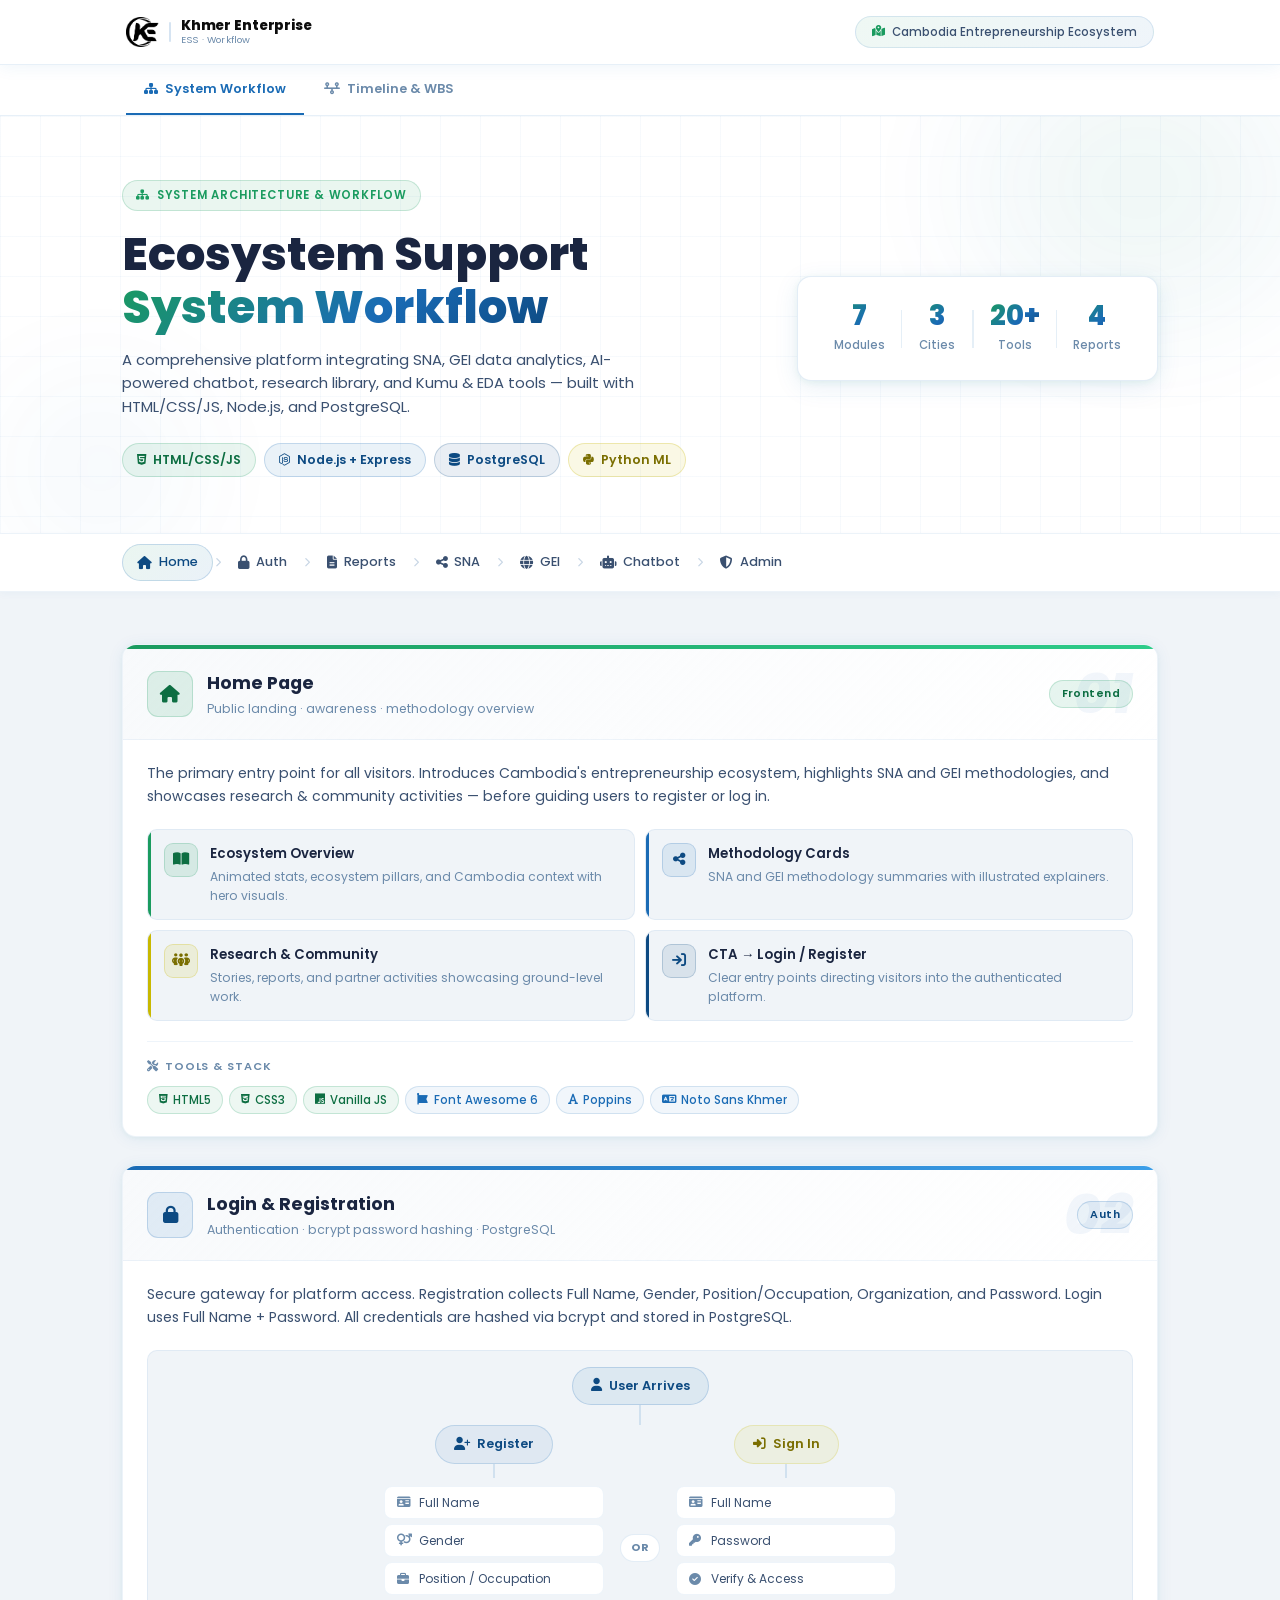
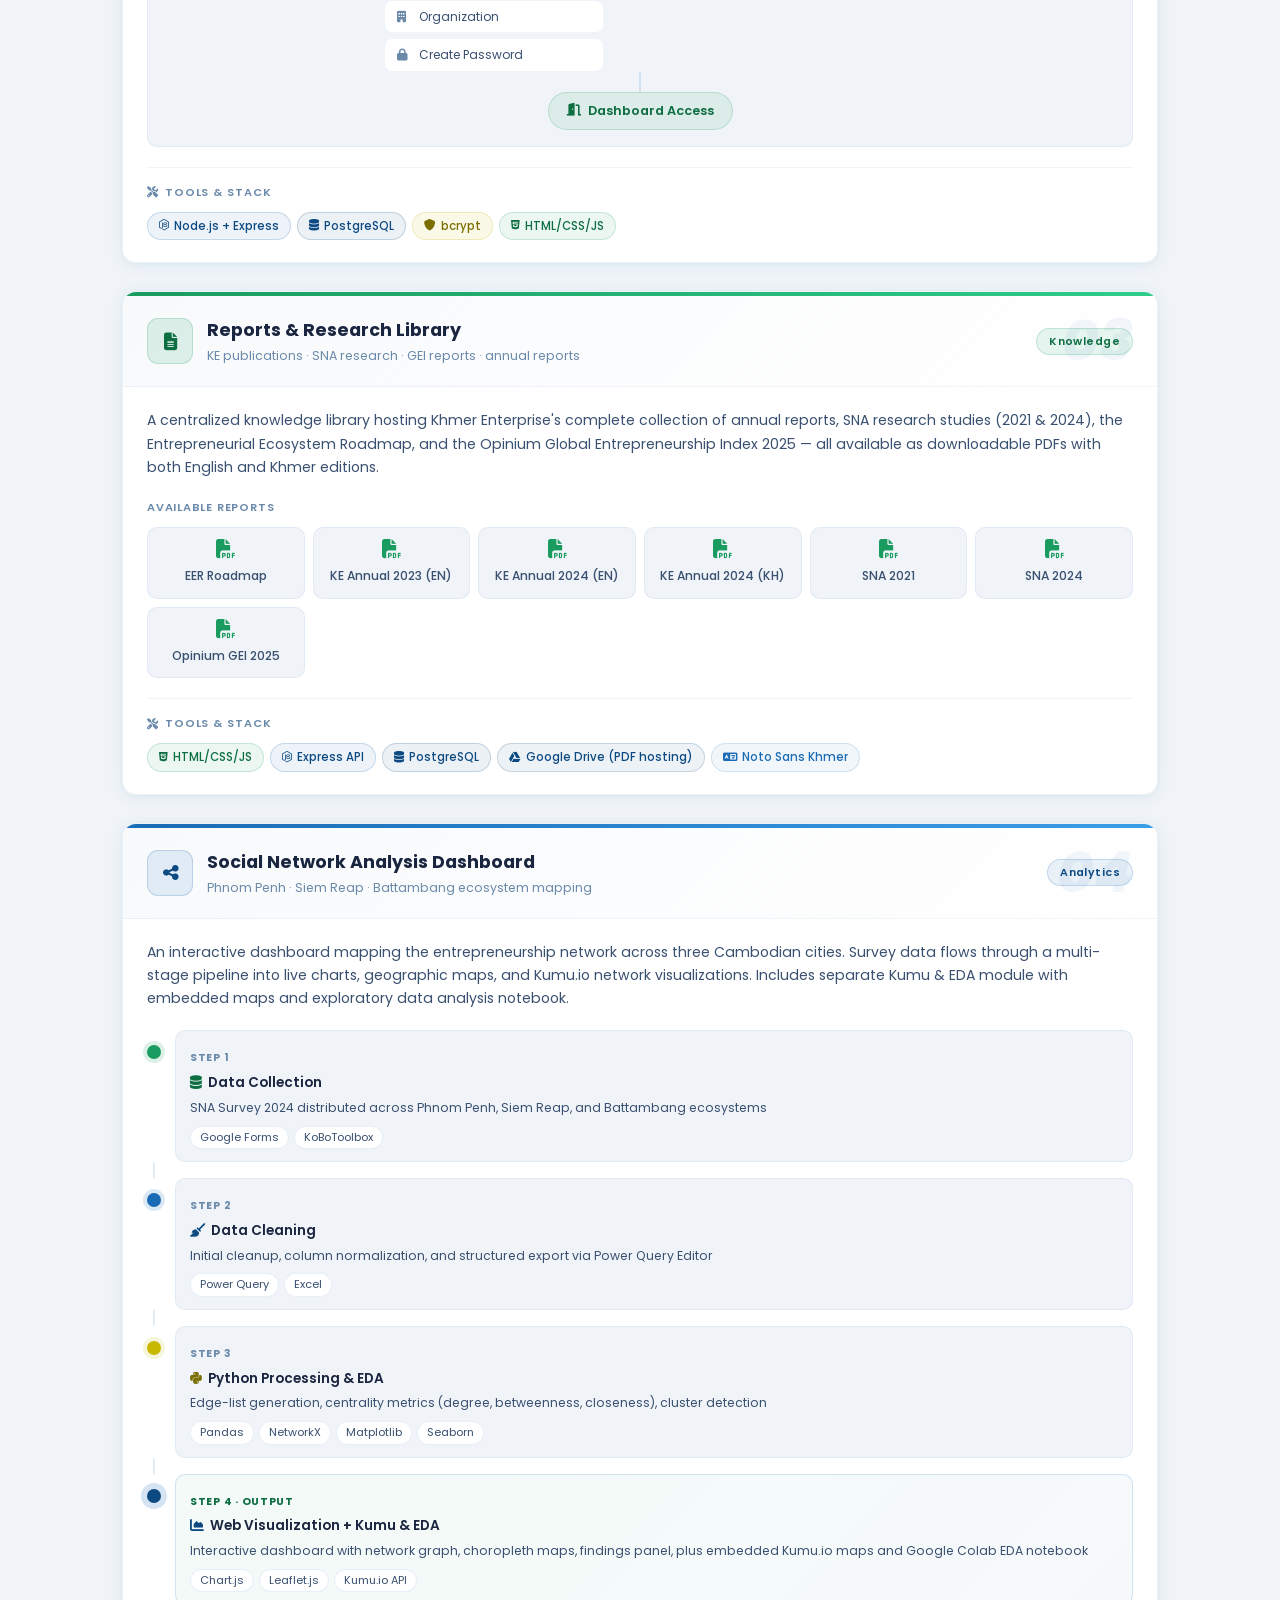
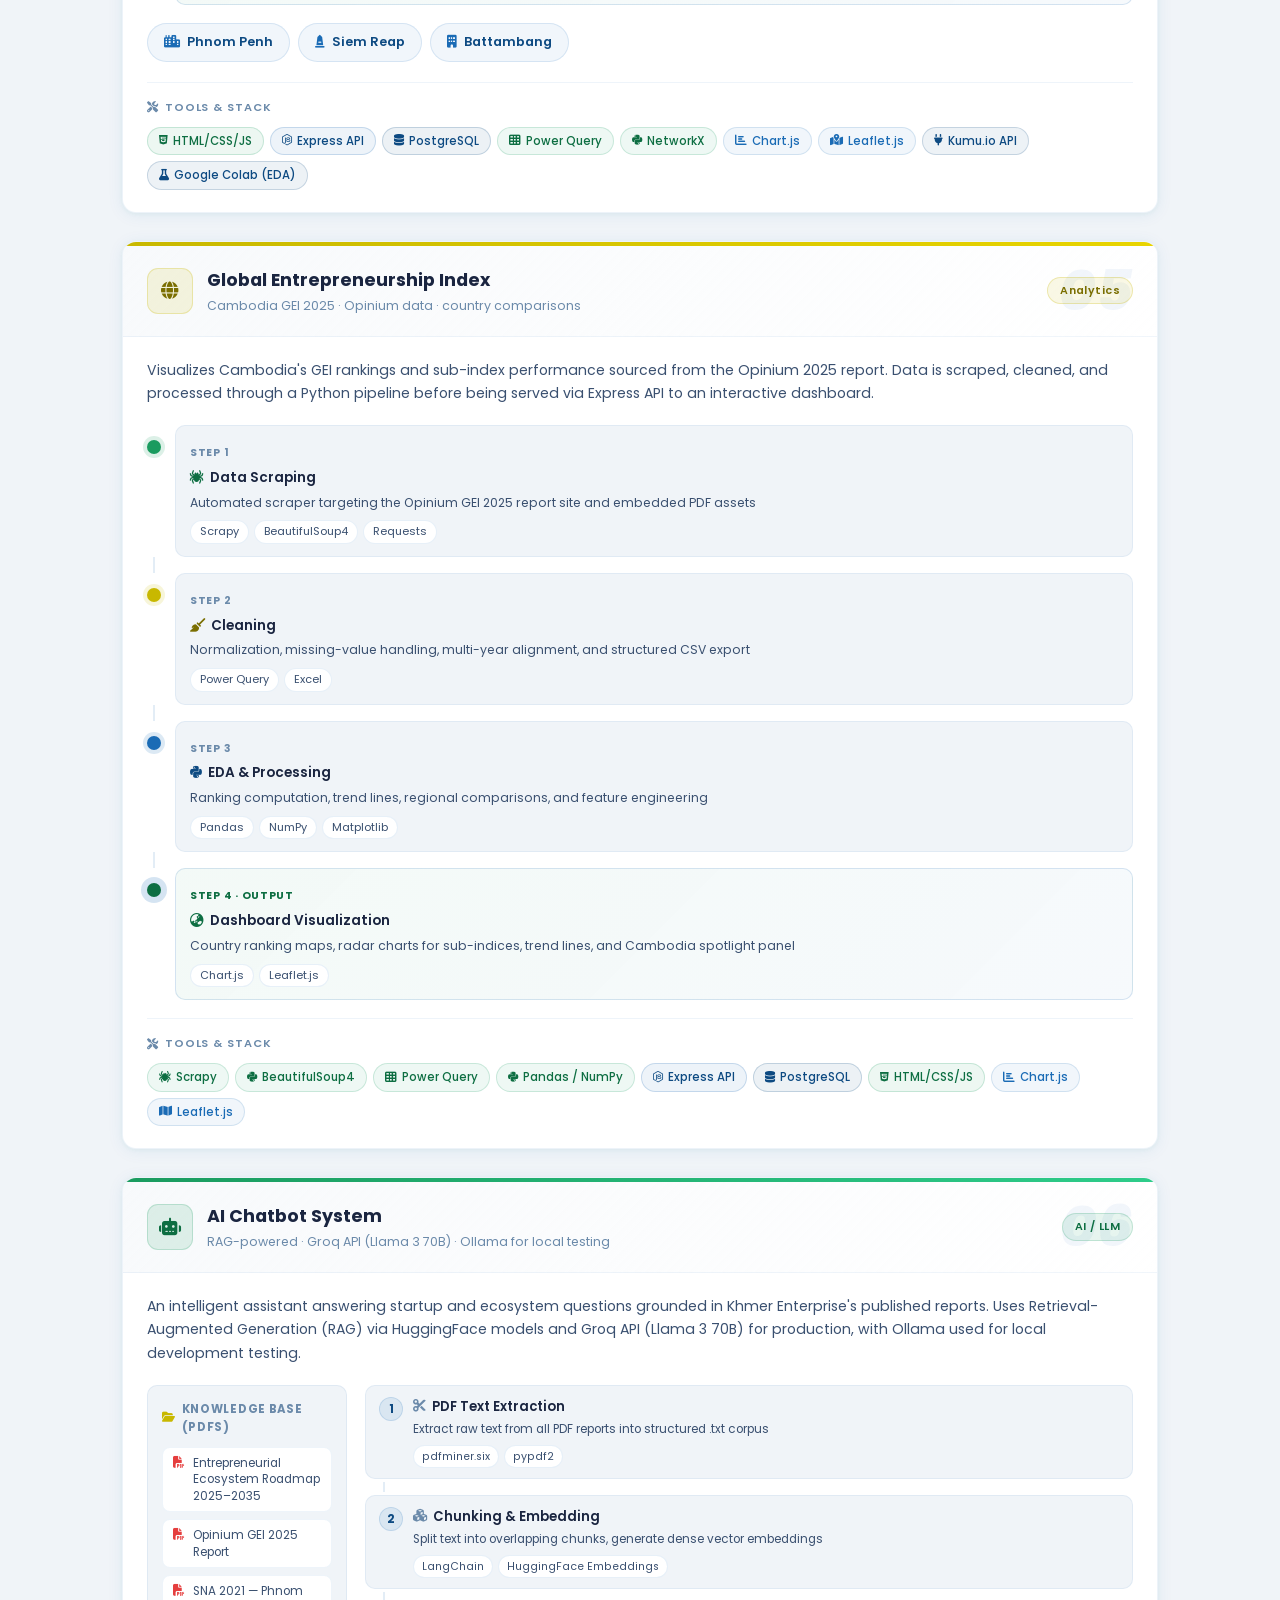
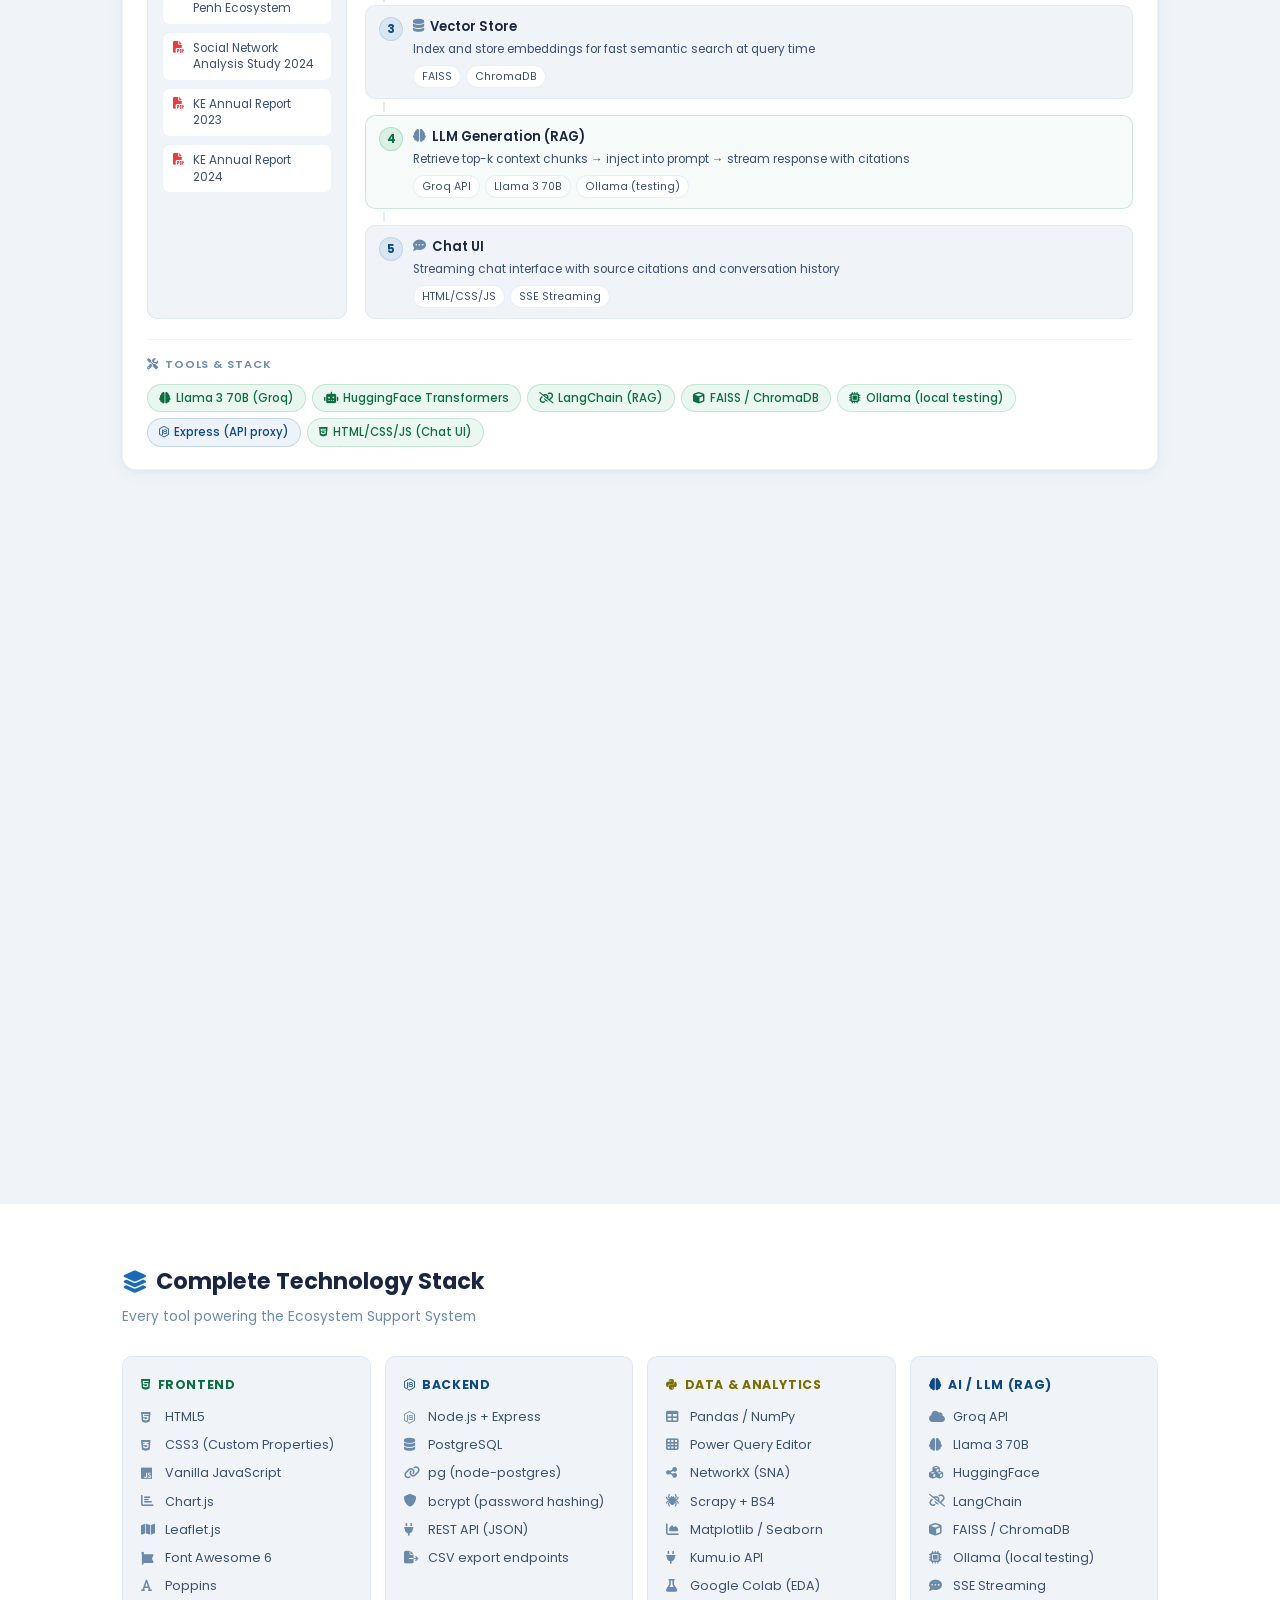
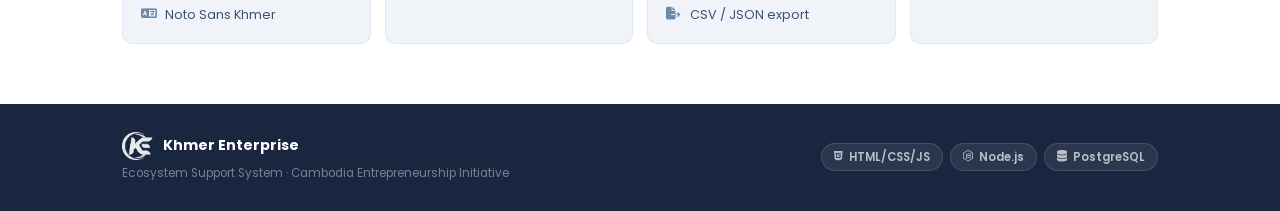
<file: index.html>
<!DOCTYPE html>
<html lang="en">
<head>
  <meta charset="UTF-8"/>
  <meta name="viewport" content="width=device-width, initial-scale=1.0"/>
  <title>Ecosystem Support System — Workflow</title>
  <link rel="icon" type="image/x-icon" href="images/favicon.ico"/>
  <link rel="stylesheet" href="css/index.css"/>
  <link rel="stylesheet" href="css/timeline.css"/>
  <link href="https://fonts.googleapis.com/css2?family=Poppins:wght@300;400;500;600;700;800&family=Noto+Sans+Khmer:wght@300;400;500;600;700;800&display=swap" rel="stylesheet"/>
  <link rel="stylesheet" href="https://cdnjs.cloudflare.com/ajax/libs/font-awesome/6.5.0/css/all.min.css"/>
</head>
<body>

  <!-- ════════════════════════════════
       HEADER
  ════════════════════════════════ -->
  <header class="site-header">
    <div class="header-inner">

      <!-- Logo -->
      <a class="logo" href="#">
        <img src="images/logo_KE.png" alt="Khmer Enterprise" class="logo-img"
             onerror="this.style.display='none';document.getElementById('logoFallback').style.display='flex'"/>
        <div class="logo-icon-fb" id="logoFallback" style="display:none">
          <i class="fa-solid fa-diagram-project"></i>
        </div>
        <div class="logo-divider" aria-hidden="true"></div>
        <div class="logo-text">
          <span class="logo-main">Khmer Enterprise</span>
          <span class="logo-sub">ESS · Workflow</span>
        </div>
      </a>

      <!-- Centre badge (desktop only) -->
      <div class="header-badge">
        <i class="fa-solid fa-map-location-dot"></i>
        <span>Cambodia Entrepreneurship Ecosystem</span>
      </div>

      <!-- Hamburger (mobile only) -->
      <button class="mobile-menu-btn" id="mobileMenuBtn" aria-label="Toggle navigation menu">
        <span></span>
        <span></span>
        <span></span>
      </button>

    </div>
  </header>

  <!-- ════════════════════════════════
       PAGE TABS
  ════════════════════════════════ -->
  <div class="page-tabs">
    <div class="page-tabs-inner">
      <a class="ptab active" href="index.html">
        <i class="fa-solid fa-sitemap"></i> System Workflow
      </a>
      <a class="ptab" href="timeline.html">
        <i class="fa-solid fa-timeline"></i> Timeline &amp; WBS
      </a>
    </div>
  </div>

  <!-- ════════════════════════════════
       HERO
  ════════════════════════════════ -->
  <section class="hero">
    <div class="hero-deco" aria-hidden="true">
      <div class="deco-blob b1"></div>
      <div class="deco-blob b2"></div>
      <div class="deco-grid"></div>
    </div>
    <div class="hero-inner container">
      <div class="hero-left">
        <div class="hero-tag"><i class="fa-solid fa-sitemap"></i> System Architecture & Workflow</div>
        <h1>Ecosystem Support<br/><span class="hero-accent">System Workflow</span></h1>
        <p>A comprehensive platform integrating SNA, GEI data analytics, AI-powered chatbot, research library, and Kumu &amp; EDA tools — built with HTML/CSS/JS, Node.js, and PostgreSQL.</p>
        <div class="hero-pills">
          <span class="pill pill-green"><i class="fa-brands fa-html5"></i> HTML/CSS/JS</span>
          <span class="pill pill-blue"><i class="fa-brands fa-node-js"></i> Node.js + Express</span>
          <span class="pill pill-dark"><i class="fa-solid fa-database"></i> PostgreSQL</span>
          <span class="pill pill-yellow"><i class="fa-brands fa-python"></i> Python ML</span>
        </div>
      </div>
      <div class="hero-right">
        <div class="hero-stat-card">
          <div class="hs-item"><span class="hs-n">7</span><span class="hs-l">Modules</span></div>
          <div class="hs-div"></div>
          <div class="hs-item"><span class="hs-n">3</span><span class="hs-l">Cities</span></div>
          <div class="hs-div"></div>
          <div class="hs-item"><span class="hs-n">20+</span><span class="hs-l">Tools</span></div>
          <div class="hs-div"></div>
          <div class="hs-item"><span class="hs-n">4</span><span class="hs-l">Reports</span></div>
        </div>
      </div>
    </div>
  </section>

  <!-- ════════════════════════════════
       FLOW NAV
  ════════════════════════════════ -->
  <nav class="flow-nav" id="flowNav">
    <div class="flow-nav-inner container">
      <div class="flow-step" data-target="home"><div class="fs-icon"><i class="fa-solid fa-house"></i></div><span>Home</span></div>
      <i class="fa-solid fa-chevron-right nav-arrow" aria-hidden="true"></i>
      <div class="flow-step" data-target="auth"><div class="fs-icon"><i class="fa-solid fa-lock"></i></div><span>Auth</span></div>
      <i class="fa-solid fa-chevron-right nav-arrow" aria-hidden="true"></i>
      <div class="flow-step" data-target="reports"><div class="fs-icon"><i class="fa-solid fa-file-lines"></i></div><span>Reports</span></div>
      <i class="fa-solid fa-chevron-right nav-arrow" aria-hidden="true"></i>
      <div class="flow-step" data-target="sna"><div class="fs-icon"><i class="fa-solid fa-share-nodes"></i></div><span>SNA</span></div>
      <i class="fa-solid fa-chevron-right nav-arrow" aria-hidden="true"></i>
      <div class="flow-step" data-target="gei"><div class="fs-icon"><i class="fa-solid fa-globe"></i></div><span>GEI</span></div>
      <i class="fa-solid fa-chevron-right nav-arrow" aria-hidden="true"></i>
      <div class="flow-step" data-target="chatbot"><div class="fs-icon"><i class="fa-solid fa-robot"></i></div><span>Chatbot</span></div>
      <i class="fa-solid fa-chevron-right nav-arrow" aria-hidden="true"></i>
      <div class="flow-step" data-target="admin"><div class="fs-icon"><i class="fa-solid fa-shield-halved"></i></div><span>Admin</span></div>
    </div>
  </nav>

  <!-- ════════════════════════════════
       MODULES
  ════════════════════════════════ -->
  <main class="main-content">
    <div class="container">

      <!-- ── 01 Home ── -->
      <article class="mod-card reveal" id="home">
        <div class="mod-accent accent-green"></div>
        <div class="mod-header">
          <div class="mod-num" aria-hidden="true">01</div>
          <div class="mod-icon-wrap mw-green"><i class="fa-solid fa-house"></i></div>
          <div class="mod-titles">
            <h2>Home Page</h2>
            <p>Public landing · awareness · methodology overview</p>
          </div>
          <div class="mod-badge mb-green">Frontend</div>
        </div>
        <div class="mod-body">
          <p class="mod-desc">The primary entry point for all visitors. Introduces Cambodia's entrepreneurship ecosystem, highlights SNA and GEI methodologies, and showcases research &amp; community activities — before guiding users to register or log in.</p>

          <div class="steps-grid">
            <div class="sg-item">
              <div class="sgi-dot" style="background:var(--green)"></div>
              <div class="sgi-icon sgi-green"><i class="fa-solid fa-book-open"></i></div>
              <div class="sgi-text"><h4>Ecosystem Overview</h4><p>Animated stats, ecosystem pillars, and Cambodia context with hero visuals.</p></div>
            </div>
            <div class="sg-item">
              <div class="sgi-dot" style="background:var(--blue)"></div>
              <div class="sgi-icon sgi-blue"><i class="fa-solid fa-share-nodes"></i></div>
              <div class="sgi-text"><h4>Methodology Cards</h4><p>SNA and GEI methodology summaries with illustrated explainers.</p></div>
            </div>
            <div class="sg-item">
              <div class="sgi-dot" style="background:var(--yellow-dark)"></div>
              <div class="sgi-icon sgi-yellow"><i class="fa-solid fa-people-group"></i></div>
              <div class="sgi-text"><h4>Research &amp; Community</h4><p>Stories, reports, and partner activities showcasing ground-level work.</p></div>
            </div>
            <div class="sg-item">
              <div class="sgi-dot" style="background:var(--blue-dark)"></div>
              <div class="sgi-icon sgi-darkblue"><i class="fa-solid fa-arrow-right-to-bracket"></i></div>
              <div class="sgi-text"><h4>CTA → Login / Register</h4><p>Clear entry points directing visitors into the authenticated platform.</p></div>
            </div>
          </div>

          <div class="tools-block">
            <div class="tb-label"><i class="fa-solid fa-screwdriver-wrench"></i> Tools &amp; Stack</div>
            <div class="tb-chips">
              <span class="chip ch-vue"><i class="fa-brands fa-html5"></i> HTML5</span>
              <span class="chip ch-vue"><i class="fa-brands fa-css3-alt"></i> CSS3</span>
              <span class="chip ch-vue"><i class="fa-brands fa-js"></i> Vanilla JS</span>
              <span class="chip ch-lib"><i class="fa-brands fa-font-awesome"></i> Font Awesome 6</span>
              <span class="chip ch-lib"><i class="fa-solid fa-font"></i> Poppins</span>
              <span class="chip ch-lib"><i class="fa-solid fa-language"></i> Noto Sans Khmer</span>
            </div>
          </div>
        </div>
      </article>

      <!-- ── 02 Auth ── -->
      <article class="mod-card reveal" id="auth">
        <div class="mod-accent accent-blue"></div>
        <div class="mod-header">
          <div class="mod-num" aria-hidden="true">02</div>
          <div class="mod-icon-wrap mw-blue"><i class="fa-solid fa-lock"></i></div>
          <div class="mod-titles">
            <h2>Login &amp; Registration</h2>
            <p>Authentication · bcrypt password hashing · PostgreSQL</p>
          </div>
          <div class="mod-badge mb-blue">Auth</div>
        </div>
        <div class="mod-body">
          <p class="mod-desc">Secure gateway for platform access. Registration collects Full Name, Gender, Position/Occupation, Organization, and Password. Login uses Full Name + Password. All credentials are hashed via bcrypt and stored in PostgreSQL.</p>

          <div class="auth-diagram">
            <div class="ad-row ad-center">
              <div class="ad-node ad-start"><i class="fa-solid fa-user"></i> User Arrives</div>
            </div>
            <div class="ad-vline"></div>
            <div class="ad-branches">
              <div class="ad-branch">
                <div class="ad-node ad-email"><i class="fa-solid fa-user-plus"></i> Register</div>
                <div class="ad-vline-sm"></div>
                <div class="ad-subs">
                  <div class="ad-sub"><i class="fa-solid fa-id-card"></i> Full Name</div>
                  <div class="ad-sub"><i class="fa-solid fa-venus-mars"></i> Gender</div>
                  <div class="ad-sub"><i class="fa-solid fa-briefcase"></i> Position / Occupation</div>
                  <div class="ad-sub"><i class="fa-solid fa-building"></i> Organization</div>
                  <div class="ad-sub"><i class="fa-solid fa-lock"></i> Create Password</div>
                </div>
              </div>
              <div class="ad-or-pill">OR</div>
              <div class="ad-branch">
                <div class="ad-node ad-google"><i class="fa-solid fa-right-to-bracket"></i> Sign In</div>
                <div class="ad-vline-sm"></div>
                <div class="ad-subs">
                  <div class="ad-sub"><i class="fa-solid fa-id-card"></i> Full Name</div>
                  <div class="ad-sub"><i class="fa-solid fa-key"></i> Password</div>
                  <div class="ad-sub"><i class="fa-solid fa-circle-check"></i> Verify &amp; Access</div>
                </div>
              </div>
            </div>
            <div class="ad-vline"></div>
            <div class="ad-row ad-center">
              <div class="ad-node ad-end"><i class="fa-solid fa-door-open"></i> Dashboard Access</div>
            </div>
          </div>

          <div class="tools-block">
            <div class="tb-label"><i class="fa-solid fa-screwdriver-wrench"></i> Tools &amp; Stack</div>
            <div class="tb-chips">
              <span class="chip ch-node"><i class="fa-brands fa-node-js"></i> Node.js + Express</span>
              <span class="chip ch-db"><i class="fa-solid fa-database"></i> PostgreSQL</span>
              <span class="chip ch-auth"><i class="fa-solid fa-shield"></i> bcrypt</span>
              <span class="chip ch-vue"><i class="fa-brands fa-html5"></i> HTML/CSS/JS</span>
            </div>
          </div>
        </div>
      </article>

      <!-- ── 03 Reports & Research ── -->
      <article class="mod-card reveal" id="reports">
        <div class="mod-accent accent-green"></div>
        <div class="mod-header">
          <div class="mod-num" aria-hidden="true">03</div>
          <div class="mod-icon-wrap mw-green"><i class="fa-solid fa-file-lines"></i></div>
          <div class="mod-titles">
            <h2>Reports &amp; Research Library</h2>
            <p>KE publications · SNA research · GEI reports · annual reports</p>
          </div>
          <div class="mod-badge mb-green">Knowledge</div>
        </div>
        <div class="mod-body">
          <p class="mod-desc">A centralized knowledge library hosting Khmer Enterprise's complete collection of annual reports, SNA research studies (2021 &amp; 2024), the Entrepreneurial Ecosystem Roadmap, and the Opinium Global Entrepreneurship Index 2025 — all available as downloadable PDFs with both English and Khmer editions.</p>

          <div class="output-label">Available Reports</div>
          <div class="output-grid">
            <div class="og-item"><i class="fa-solid fa-file-pdf"></i><span>EER Roadmap</span></div>
            <div class="og-item"><i class="fa-solid fa-file-pdf"></i><span>KE Annual 2023 (EN)</span></div>
            <div class="og-item"><i class="fa-solid fa-file-pdf"></i><span>KE Annual 2024 (EN)</span></div>
            <div class="og-item"><i class="fa-solid fa-file-pdf"></i><span>KE Annual 2024 (KH)</span></div>
            <div class="og-item"><i class="fa-solid fa-file-pdf"></i><span>SNA 2021</span></div>
            <div class="og-item"><i class="fa-solid fa-file-pdf"></i><span>SNA 2024</span></div>
            <div class="og-item"><i class="fa-solid fa-file-pdf"></i><span>Opinium GEI 2025</span></div>
          </div>

          <div class="tools-block">
            <div class="tb-label"><i class="fa-solid fa-screwdriver-wrench"></i> Tools &amp; Stack</div>
            <div class="tb-chips">
              <span class="chip ch-vue"><i class="fa-brands fa-html5"></i> HTML/CSS/JS</span>
              <span class="chip ch-node"><i class="fa-brands fa-node-js"></i> Express API</span>
              <span class="chip ch-db"><i class="fa-solid fa-database"></i> PostgreSQL</span>
              <span class="chip ch-api"><i class="fa-brands fa-google-drive"></i> Google Drive (PDF hosting)</span>
              <span class="chip ch-lib"><i class="fa-solid fa-language"></i> Noto Sans Khmer</span>
            </div>
          </div>
        </div>
      </article>

      <!-- ── 04 SNA ── -->
      <article class="mod-card reveal" id="sna">
        <div class="mod-accent accent-blue"></div>
        <div class="mod-header">
          <div class="mod-num" aria-hidden="true">04</div>
          <div class="mod-icon-wrap mw-blue"><i class="fa-solid fa-share-nodes"></i></div>
          <div class="mod-titles">
            <h2>Social Network Analysis Dashboard</h2>
            <p>Phnom Penh · Siem Reap · Battambang ecosystem mapping</p>
          </div>
          <div class="mod-badge mb-blue">Analytics</div>
        </div>
        <div class="mod-body">
          <p class="mod-desc">An interactive dashboard mapping the entrepreneurship network across three Cambodian cities. Survey data flows through a multi-stage pipeline into live charts, geographic maps, and Kumu.io network visualizations. Includes separate Kumu &amp; EDA module with embedded maps and exploratory data analysis notebook.</p>

          <div class="pipeline-vert">
            <div class="pv-row">
              <div class="pv-dot pv-green"></div>
              <div class="pv-card">
                <span class="pv-step-tag">Step 1</span>
                <h4><i class="fa-solid fa-database pv-icon-green"></i> Data Collection</h4>
                <p>SNA Survey 2024 distributed across Phnom Penh, Siem Reap, and Battambang ecosystems</p>
                <div class="pv-tags"><span>Google Forms</span><span>KoBoToolbox</span></div>
              </div>
            </div>
            <div class="pv-connector"></div>
            <div class="pv-row">
              <div class="pv-dot pv-blue"></div>
              <div class="pv-card">
                <span class="pv-step-tag">Step 2</span>
                <h4><i class="fa-solid fa-broom pv-icon-blue"></i> Data Cleaning</h4>
                <p>Initial cleanup, column normalization, and structured export via Power Query Editor</p>
                <div class="pv-tags"><span>Power Query</span><span>Excel</span></div>
              </div>
            </div>
            <div class="pv-connector"></div>
            <div class="pv-row">
              <div class="pv-dot pv-yellow"></div>
              <div class="pv-card">
                <span class="pv-step-tag">Step 3</span>
                <h4><i class="fa-brands fa-python pv-icon-yellow"></i> Python Processing &amp; EDA</h4>
                <p>Edge-list generation, centrality metrics (degree, betweenness, closeness), cluster detection</p>
                <div class="pv-tags"><span>Pandas</span><span>NetworkX</span><span>Matplotlib</span><span>Seaborn</span></div>
              </div>
            </div>
            <div class="pv-connector"></div>
            <div class="pv-row">
              <div class="pv-dot pv-darkblue pv-active-dot"></div>
              <div class="pv-card pv-card-highlight">
                <span class="pv-step-tag pv-step-active">Step 4 · Output</span>
                <h4><i class="fa-solid fa-chart-area pv-icon-darkblue"></i> Web Visualization + Kumu &amp; EDA</h4>
                <p>Interactive dashboard with network graph, choropleth maps, findings panel, plus embedded Kumu.io maps and Google Colab EDA notebook</p>
                <div class="pv-tags"><span>Chart.js</span><span>Leaflet.js</span><span>Kumu.io API</span></div>
              </div>
            </div>
          </div>

          <div class="city-row">
            <div class="city-chip"><i class="fa-solid fa-city"></i> Phnom Penh</div>
            <div class="city-chip"><i class="fa-solid fa-monument"></i> Siem Reap</div>
            <div class="city-chip"><i class="fa-solid fa-building"></i> Battambang</div>
          </div>

          <div class="tools-block">
            <div class="tb-label"><i class="fa-solid fa-screwdriver-wrench"></i> Tools &amp; Stack</div>
            <div class="tb-chips">
              <span class="chip ch-vue"><i class="fa-brands fa-html5"></i> HTML/CSS/JS</span>
              <span class="chip ch-node"><i class="fa-brands fa-node-js"></i> Express API</span>
              <span class="chip ch-db"><i class="fa-solid fa-database"></i> PostgreSQL</span>
              <span class="chip ch-python"><i class="fa-solid fa-table-cells"></i> Power Query</span>
              <span class="chip ch-python"><i class="fa-brands fa-python"></i> NetworkX</span>
              <span class="chip ch-lib"><i class="fa-solid fa-chart-bar"></i> Chart.js</span>
              <span class="chip ch-lib"><i class="fa-solid fa-map-location-dot"></i> Leaflet.js</span>
              <span class="chip ch-api"><i class="fa-solid fa-plug"></i> Kumu.io API</span>
              <span class="chip ch-api"><i class="fa-solid fa-flask"></i> Google Colab (EDA)</span>
            </div>
          </div>
        </div>
      </article>

      <!-- ── 05 GEI ── -->
      <article class="mod-card reveal" id="gei">
        <div class="mod-accent accent-yellow"></div>
        <div class="mod-header">
          <div class="mod-num" aria-hidden="true">05</div>
          <div class="mod-icon-wrap mw-yellow"><i class="fa-solid fa-globe"></i></div>
          <div class="mod-titles">
            <h2>Global Entrepreneurship Index</h2>
            <p>Cambodia GEI 2025 · Opinium data · country comparisons</p>
          </div>
          <div class="mod-badge mb-yellow">Analytics</div>
        </div>
        <div class="mod-body">
          <p class="mod-desc">Visualizes Cambodia's GEI rankings and sub-index performance sourced from the Opinium 2025 report. Data is scraped, cleaned, and processed through a Python pipeline before being served via Express API to an interactive dashboard.</p>

          <div class="pipeline-vert">
            <div class="pv-row">
              <div class="pv-dot pv-green"></div>
              <div class="pv-card">
                <span class="pv-step-tag">Step 1</span>
                <h4><i class="fa-solid fa-spider pv-icon-green"></i> Data Scraping</h4>
                <p>Automated scraper targeting the Opinium GEI 2025 report site and embedded PDF assets</p>
                <div class="pv-tags"><span>Scrapy</span><span>BeautifulSoup4</span><span>Requests</span></div>
              </div>
            </div>
            <div class="pv-connector"></div>
            <div class="pv-row">
              <div class="pv-dot pv-yellow"></div>
              <div class="pv-card">
                <span class="pv-step-tag">Step 2</span>
                <h4><i class="fa-solid fa-broom pv-icon-yellow"></i> Cleaning</h4>
                <p>Normalization, missing-value handling, multi-year alignment, and structured CSV export</p>
                <div class="pv-tags"><span>Power Query</span><span>Excel</span></div>
              </div>
            </div>
            <div class="pv-connector"></div>
            <div class="pv-row">
              <div class="pv-dot pv-blue"></div>
              <div class="pv-card">
                <span class="pv-step-tag">Step 3</span>
                <h4><i class="fa-brands fa-python pv-icon-blue"></i> EDA &amp; Processing</h4>
                <p>Ranking computation, trend lines, regional comparisons, and feature engineering</p>
                <div class="pv-tags"><span>Pandas</span><span>NumPy</span><span>Matplotlib</span></div>
              </div>
            </div>
            <div class="pv-connector"></div>
            <div class="pv-row">
              <div class="pv-dot pv-darkgreen pv-active-dot"></div>
              <div class="pv-card pv-card-highlight">
                <span class="pv-step-tag pv-step-active">Step 4 · Output</span>
                <h4><i class="fa-solid fa-earth-asia pv-icon-darkgreen"></i> Dashboard Visualization</h4>
                <p>Country ranking maps, radar charts for sub-indices, trend lines, and Cambodia spotlight panel</p>
                <div class="pv-tags"><span>Chart.js</span><span>Leaflet.js</span></div>
              </div>
            </div>
          </div>

          <div class="tools-block">
            <div class="tb-label"><i class="fa-solid fa-screwdriver-wrench"></i> Tools &amp; Stack</div>
            <div class="tb-chips">
              <span class="chip ch-python"><i class="fa-solid fa-spider"></i> Scrapy</span>
              <span class="chip ch-python"><i class="fa-brands fa-python"></i> BeautifulSoup4</span>
              <span class="chip ch-python"><i class="fa-solid fa-table-cells"></i> Power Query</span>
              <span class="chip ch-python"><i class="fa-brands fa-python"></i> Pandas / NumPy</span>
              <span class="chip ch-node"><i class="fa-brands fa-node-js"></i> Express API</span>
              <span class="chip ch-db"><i class="fa-solid fa-database"></i> PostgreSQL</span>
              <span class="chip ch-vue"><i class="fa-brands fa-html5"></i> HTML/CSS/JS</span>
              <span class="chip ch-lib"><i class="fa-solid fa-chart-bar"></i> Chart.js</span>
              <span class="chip ch-lib"><i class="fa-solid fa-map"></i> Leaflet.js</span>
            </div>
          </div>
        </div>
      </article>

      <!-- ── 06 Chatbot ── -->
      <article class="mod-card reveal" id="chatbot">
        <div class="mod-accent accent-green"></div>
        <div class="mod-header">
          <div class="mod-num" aria-hidden="true">06</div>
          <div class="mod-icon-wrap mw-green"><i class="fa-solid fa-robot"></i></div>
          <div class="mod-titles">
            <h2>AI Chatbot System</h2>
            <p>RAG-powered · Groq API (Llama 3 70B) · Ollama for local testing</p>
          </div>
          <div class="mod-badge mb-green">AI / LLM</div>
        </div>
        <div class="mod-body">
          <p class="mod-desc">An intelligent assistant answering startup and ecosystem questions grounded in Khmer Enterprise's published reports. Uses Retrieval-Augmented Generation (RAG) via HuggingFace models and Groq API (Llama 3 70B) for production, with Ollama used for local development testing.</p>

          <div class="rag-layout">
            <div class="rag-sources">
              <div class="rag-src-hd"><i class="fa-solid fa-folder-open"></i> Knowledge Base (PDFs)</div>
              <div class="rag-src-list">
                <div class="rag-src-item"><i class="fa-solid fa-file-pdf"></i><span>Entrepreneurial Ecosystem Roadmap 2025–2035</span></div>
                <div class="rag-src-item"><i class="fa-solid fa-file-pdf"></i><span>Opinium GEI 2025 Report</span></div>
                <div class="rag-src-item"><i class="fa-solid fa-file-pdf"></i><span>SNA 2021 — Phnom Penh Ecosystem</span></div>
                <div class="rag-src-item"><i class="fa-solid fa-file-pdf"></i><span>Social Network Analysis Study 2024</span></div>
                <div class="rag-src-item"><i class="fa-solid fa-file-pdf"></i><span>KE Annual Report 2023</span></div>
                <div class="rag-src-item"><i class="fa-solid fa-file-pdf"></i><span>KE Annual Report 2024</span></div>
              </div>
            </div>

            <div class="rag-pipeline">
              <div class="rag-step">
                <div class="rag-sn">1</div>
                <div class="rag-sb">
                  <h5><i class="fa-solid fa-scissors"></i> PDF Text Extraction</h5>
                  <p>Extract raw text from all PDF reports into structured .txt corpus</p>
                  <div class="rag-tags"><span>pdfminer.six</span><span>pypdf2</span></div>
                </div>
              </div>
              <div class="rag-conn"></div>
              <div class="rag-step">
                <div class="rag-sn">2</div>
                <div class="rag-sb">
                  <h5><i class="fa-solid fa-cubes"></i> Chunking &amp; Embedding</h5>
                  <p>Split text into overlapping chunks, generate dense vector embeddings</p>
                  <div class="rag-tags"><span>LangChain</span><span>HuggingFace Embeddings</span></div>
                </div>
              </div>
              <div class="rag-conn"></div>
              <div class="rag-step">
                <div class="rag-sn">3</div>
                <div class="rag-sb">
                  <h5><i class="fa-solid fa-database"></i> Vector Store</h5>
                  <p>Index and store embeddings for fast semantic search at query time</p>
                  <div class="rag-tags"><span>FAISS</span><span>ChromaDB</span></div>
                </div>
              </div>
              <div class="rag-conn"></div>
              <div class="rag-step rag-step-hl">
                <div class="rag-sn rag-sn-hl">4</div>
                <div class="rag-sb">
                  <h5><i class="fa-solid fa-brain"></i> LLM Generation (RAG)</h5>
                  <p>Retrieve top-k context chunks → inject into prompt → stream response with citations</p>
                  <div class="rag-tags"><span>Groq API</span><span>Llama 3 70B</span><span>Ollama (testing)</span></div>
                </div>
              </div>
              <div class="rag-conn"></div>
              <div class="rag-step">
                <div class="rag-sn">5</div>
                <div class="rag-sb">
                  <h5><i class="fa-solid fa-comment-dots"></i> Chat UI</h5>
                  <p>Streaming chat interface with source citations and conversation history</p>
                  <div class="rag-tags"><span>HTML/CSS/JS</span><span>SSE Streaming</span></div>
                </div>
              </div>
            </div>
          </div>

          <div class="tools-block">
            <div class="tb-label"><i class="fa-solid fa-screwdriver-wrench"></i> Tools &amp; Stack</div>
            <div class="tb-chips">
              <span class="chip ch-ai"><i class="fa-solid fa-brain"></i> Llama 3 70B (Groq)</span>
              <span class="chip ch-ai"><i class="fa-solid fa-robot"></i> HuggingFace Transformers</span>
              <span class="chip ch-ai"><i class="fa-solid fa-link-slash"></i> LangChain (RAG)</span>
              <span class="chip ch-ai"><i class="fa-solid fa-cube"></i> FAISS / ChromaDB</span>
              <span class="chip ch-python"><i class="fa-solid fa-microchip"></i> Ollama (local testing)</span>
              <span class="chip ch-node"><i class="fa-brands fa-node-js"></i> Express (API proxy)</span>
              <span class="chip ch-vue"><i class="fa-brands fa-html5"></i> HTML/CSS/JS (Chat UI)</span>
            </div>
          </div>
        </div>
      </article>

      <!-- ── 07 Admin ── -->
      <article class="mod-card reveal" id="admin">
        <div class="mod-accent accent-dark"></div>
        <div class="mod-header">
          <div class="mod-num" aria-hidden="true">07</div>
          <div class="mod-icon-wrap mw-dark"><i class="fa-solid fa-shield-halved"></i></div>
          <div class="mod-titles">
            <h2>Admin Control Panel</h2>
            <p>User management · data control · logs · link manager · chatbot API</p>
          </div>
          <div class="mod-badge mb-dark">Admin</div>
        </div>
        <div class="mod-body">
          <p class="mod-desc">A restricted admin panel for managing all platform components. Control GEI and SNA datasets in PostgreSQL, manage registered users, review login logs, configure Groq API settings for the chatbot, manage Kumu/EDA external links (Kumu maps, Google Colab, Looker Studio), update research PDF links in Google Drive, and monitor chatbot conversation history.</p>

          <div class="admin-grid">
            <div class="ag-feat">
              <div class="ag-ico ag-green"><i class="fa-solid fa-users-cog"></i></div>
              <div class="ag-text"><h5>User Management</h5><p>View, edit, disable or delete registered user accounts. Manage roles and permissions.</p></div>
            </div>
            <div class="ag-feat">
              <div class="ag-ico ag-blue"><i class="fa-solid fa-table-cells-large"></i></div>
              <div class="ag-text"><h5>GEI &amp; SNA Data Management</h5><p>Upload new GEI / SNA datasets directly to PostgreSQL, trigger data refresh, monitor data health.</p></div>
            </div>
            <div class="ag-feat">
              <div class="ag-ico ag-yellow"><i class="fa-solid fa-link"></i></div>
              <div class="ag-text"><h5>Kumu &amp; EDA Link Manager</h5><p>Update external links for Kumu maps (Overall, Phnom Penh, Siem Reap, Battambang), Google Colab notebook, and Looker Studio dashboard.</p></div>
            </div>
            <div class="ag-feat">
              <div class="ag-ico ag-darkblue"><i class="fa-solid fa-file-pdf"></i></div>
              <div class="ag-text"><h5>Research &amp; Report Manager</h5><p>Add, update, or remove PDF report links from Google Drive. Manage all 7 publications in the reports library.</p></div>
            </div>
            <div class="ag-feat">
              <div class="ag-ico ag-darkgreen"><i class="fa-solid fa-robot"></i></div>
              <div class="ag-text"><h5>Chatbot API Configuration</h5><p>Manage Groq API keys, switch between models, view chatbot conversation history and usage analytics.</p></div>
            </div>
            <div class="ag-feat">
              <div class="ag-ico ag-green"><i class="fa-solid fa-scroll"></i></div>
              <div class="ag-text"><h5>Login Activity Logs</h5><p>Track user login history, timestamps, and session activity. Export logs as CSV for auditing.</p></div>
            </div>
          </div>

          <div class="tools-block">
            <div class="tb-label"><i class="fa-solid fa-screwdriver-wrench"></i> Tools &amp; Stack</div>
            <div class="tb-chips">
              <span class="chip ch-vue"><i class="fa-brands fa-html5"></i> HTML/CSS/JS (Admin UI)</span>
              <span class="chip ch-node"><i class="fa-brands fa-node-js"></i> Express + Middleware</span>
              <span class="chip ch-db"><i class="fa-solid fa-database"></i> PostgreSQL</span>
              <span class="chip ch-auth"><i class="fa-solid fa-shield"></i> bcrypt (auth)</span>
              <span class="chip ch-lib"><i class="fa-solid fa-chart-line"></i> Chart.js (analytics)</span>
              <span class="chip ch-api"><i class="fa-solid fa-cloud"></i> Groq API</span>
              <span class="chip ch-api"><i class="fa-brands fa-google-drive"></i> Google Drive API</span>
              <span class="chip ch-lib"><i class="fa-solid fa-file-export"></i> CSV export</span>
            </div>
          </div>
        </div>
      </article>

    </div><!-- /.container -->
  </main>

  <!-- ════════════════════════════════
       TECH STACK SUMMARY
  ════════════════════════════════ -->
  <section class="tech-section">
    <div class="container">
      <div class="ts-hd">
        <h2><i class="fa-solid fa-layer-group"></i> Complete Technology Stack</h2>
        <p>Every tool powering the Ecosystem Support System</p>
      </div>
      <div class="ts-grid">
        <div class="ts-col">
          <div class="ts-col-hd ts-green"><i class="fa-brands fa-html5"></i> Frontend</div>
          <ul>
            <li><i class="fa-brands fa-html5"></i> HTML5</li>
            <li><i class="fa-brands fa-css3-alt"></i> CSS3 (Custom Properties)</li>
            <li><i class="fa-brands fa-js"></i> Vanilla JavaScript</li>
            <li><i class="fa-solid fa-chart-bar"></i> Chart.js</li>
            <li><i class="fa-solid fa-map"></i> Leaflet.js</li>
            <li><i class="fa-brands fa-font-awesome"></i> Font Awesome 6</li>
            <li><i class="fa-solid fa-font"></i> Poppins</li>
            <li><i class="fa-solid fa-language"></i> Noto Sans Khmer</li>
          </ul>
        </div>
        <div class="ts-col">
          <div class="ts-col-hd ts-blue"><i class="fa-brands fa-node-js"></i> Backend</div>
          <ul>
            <li><i class="fa-brands fa-node-js"></i> Node.js + Express</li>
            <li><i class="fa-solid fa-database"></i> PostgreSQL</li>
            <li><i class="fa-solid fa-link"></i> pg (node-postgres)</li>
            <li><i class="fa-solid fa-shield"></i> bcrypt (password hashing)</li>
            <li><i class="fa-solid fa-plug"></i> REST API (JSON)</li>
            <li><i class="fa-solid fa-file-export"></i> CSV export endpoints</li>
          </ul>
        </div>
        <div class="ts-col">
          <div class="ts-col-hd ts-yellow"><i class="fa-brands fa-python"></i> Data &amp; Analytics</div>
          <ul>
            <li><i class="fa-solid fa-table"></i> Pandas / NumPy</li>
            <li><i class="fa-solid fa-table-cells"></i> Power Query Editor</li>
            <li><i class="fa-solid fa-share-nodes"></i> NetworkX (SNA)</li>
            <li><i class="fa-solid fa-spider"></i> Scrapy + BS4</li>
            <li><i class="fa-solid fa-chart-area"></i> Matplotlib / Seaborn</li>
            <li><i class="fa-solid fa-plug"></i> Kumu.io API</li>
            <li><i class="fa-solid fa-flask"></i> Google Colab (EDA)</li>
            <li><i class="fa-solid fa-file-export"></i> CSV / JSON export</li>
          </ul>
        </div>
        <div class="ts-col">
          <div class="ts-col-hd ts-darkblue"><i class="fa-solid fa-brain"></i> AI / LLM (RAG)</div>
          <ul>
            <li><i class="fa-solid fa-cloud"></i> Groq API</li>
            <li><i class="fa-solid fa-brain"></i> Llama 3 70B</li>
            <li><i class="fa-solid fa-cubes"></i> HuggingFace</li>
            <li><i class="fa-solid fa-link-slash"></i> LangChain</li>
            <li><i class="fa-solid fa-cube"></i> FAISS / ChromaDB</li>
            <li><i class="fa-solid fa-microchip"></i> Ollama (local testing)</li>
            <li><i class="fa-solid fa-comment-dots"></i> SSE Streaming</li>
          </ul>
        </div>
      </div>
    </div>
  </section>

  <!-- ════════════════════════════════
       FOOTER
  ════════════════════════════════ -->
  <footer class="site-footer">
    <div class="footer-inner container">
      <div class="footer-left">
        <div class="footer-logo">
          <img src="images/logo_KE.png" alt="Khmer Enterprise" class="footer-logo-img" onerror="this.style.display='none'"/>
          <span>Khmer Enterprise</span>
        </div>
        <p>Ecosystem Support System · Cambodia Entrepreneurship Initiative</p>
      </div>
      <div class="footer-right">
        <span class="ft-badge"><i class="fa-brands fa-html5"></i> HTML/CSS/JS</span>
        <span class="ft-badge"><i class="fa-brands fa-node-js"></i> Node.js</span>
        <span class="ft-badge"><i class="fa-solid fa-database"></i> PostgreSQL</span>
      </div>
    </div>
  </footer>

  <!-- Back to top -->
  <button class="back-to-top" id="backToTop" aria-label="Back to top">
    <i class="fa-solid fa-chevron-up"></i>
  </button>

  <script src="js/index.js"></script>
</body>
</html>
</file>
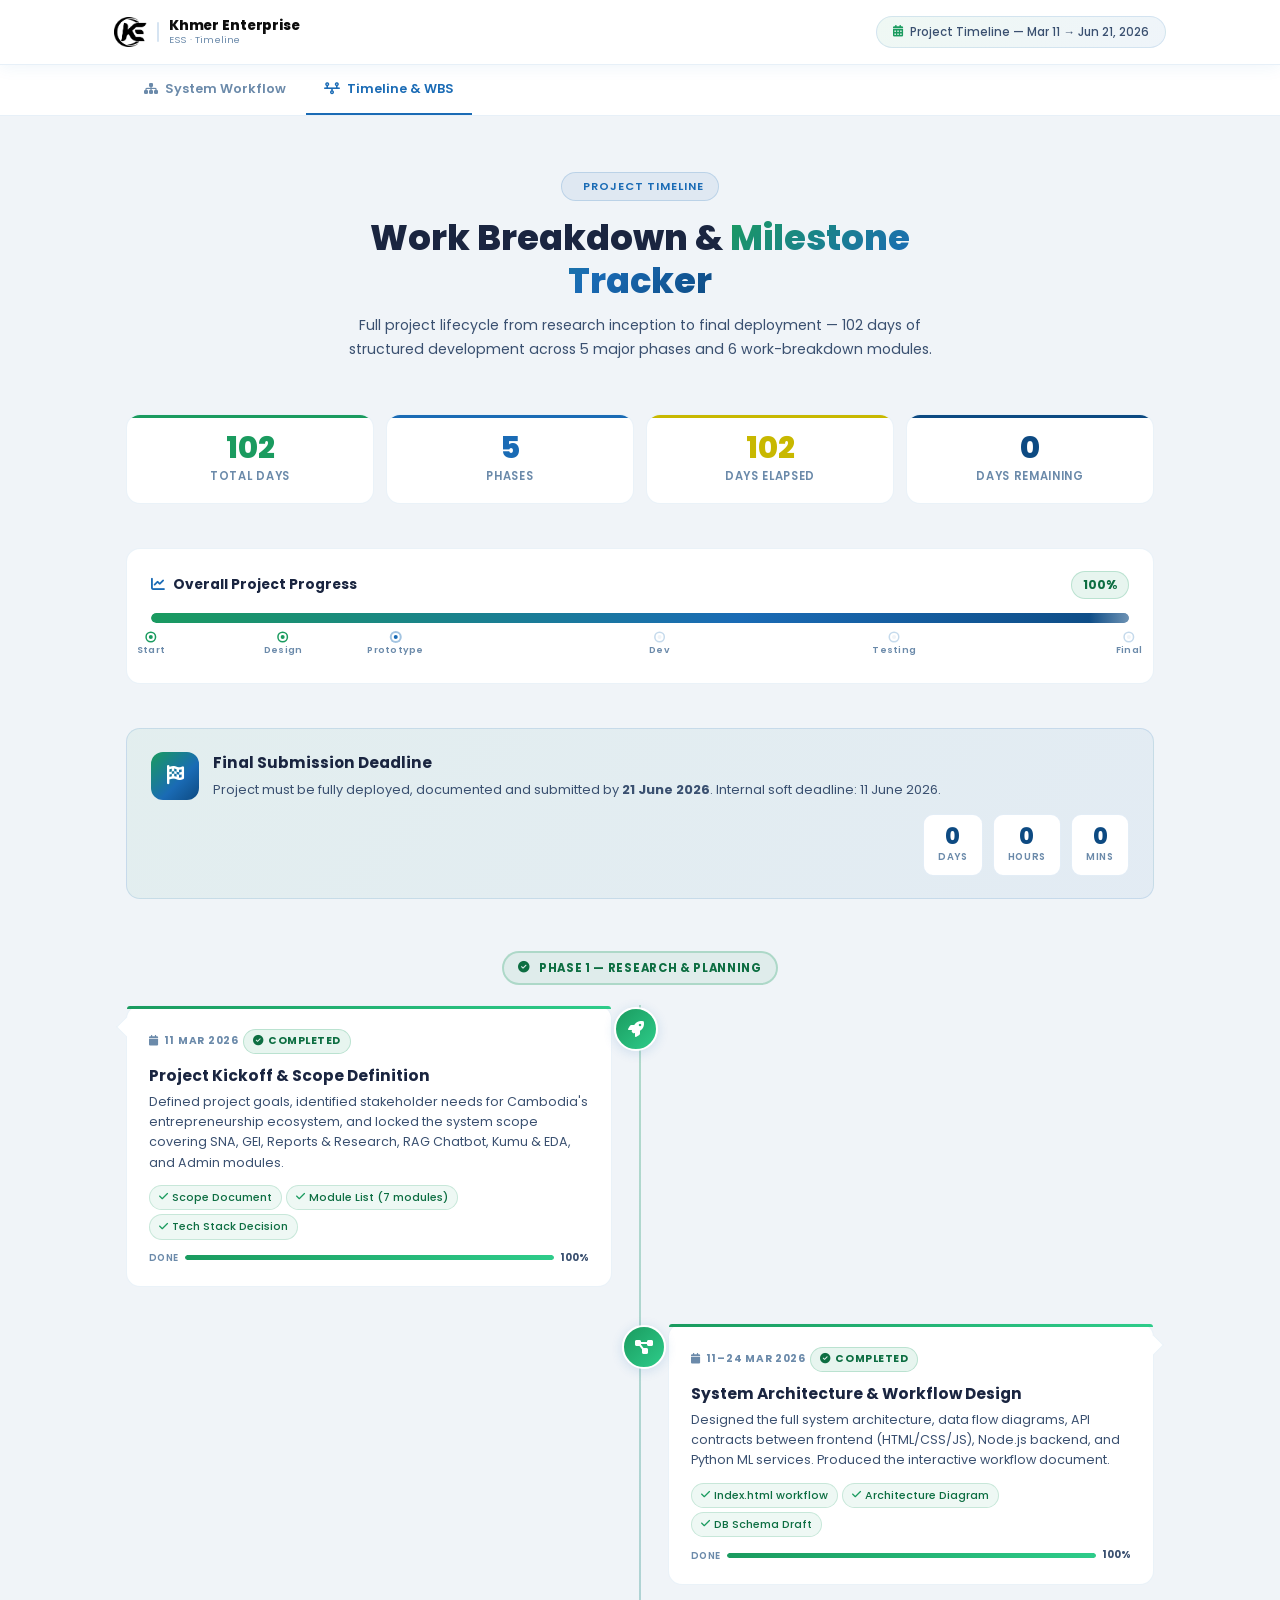
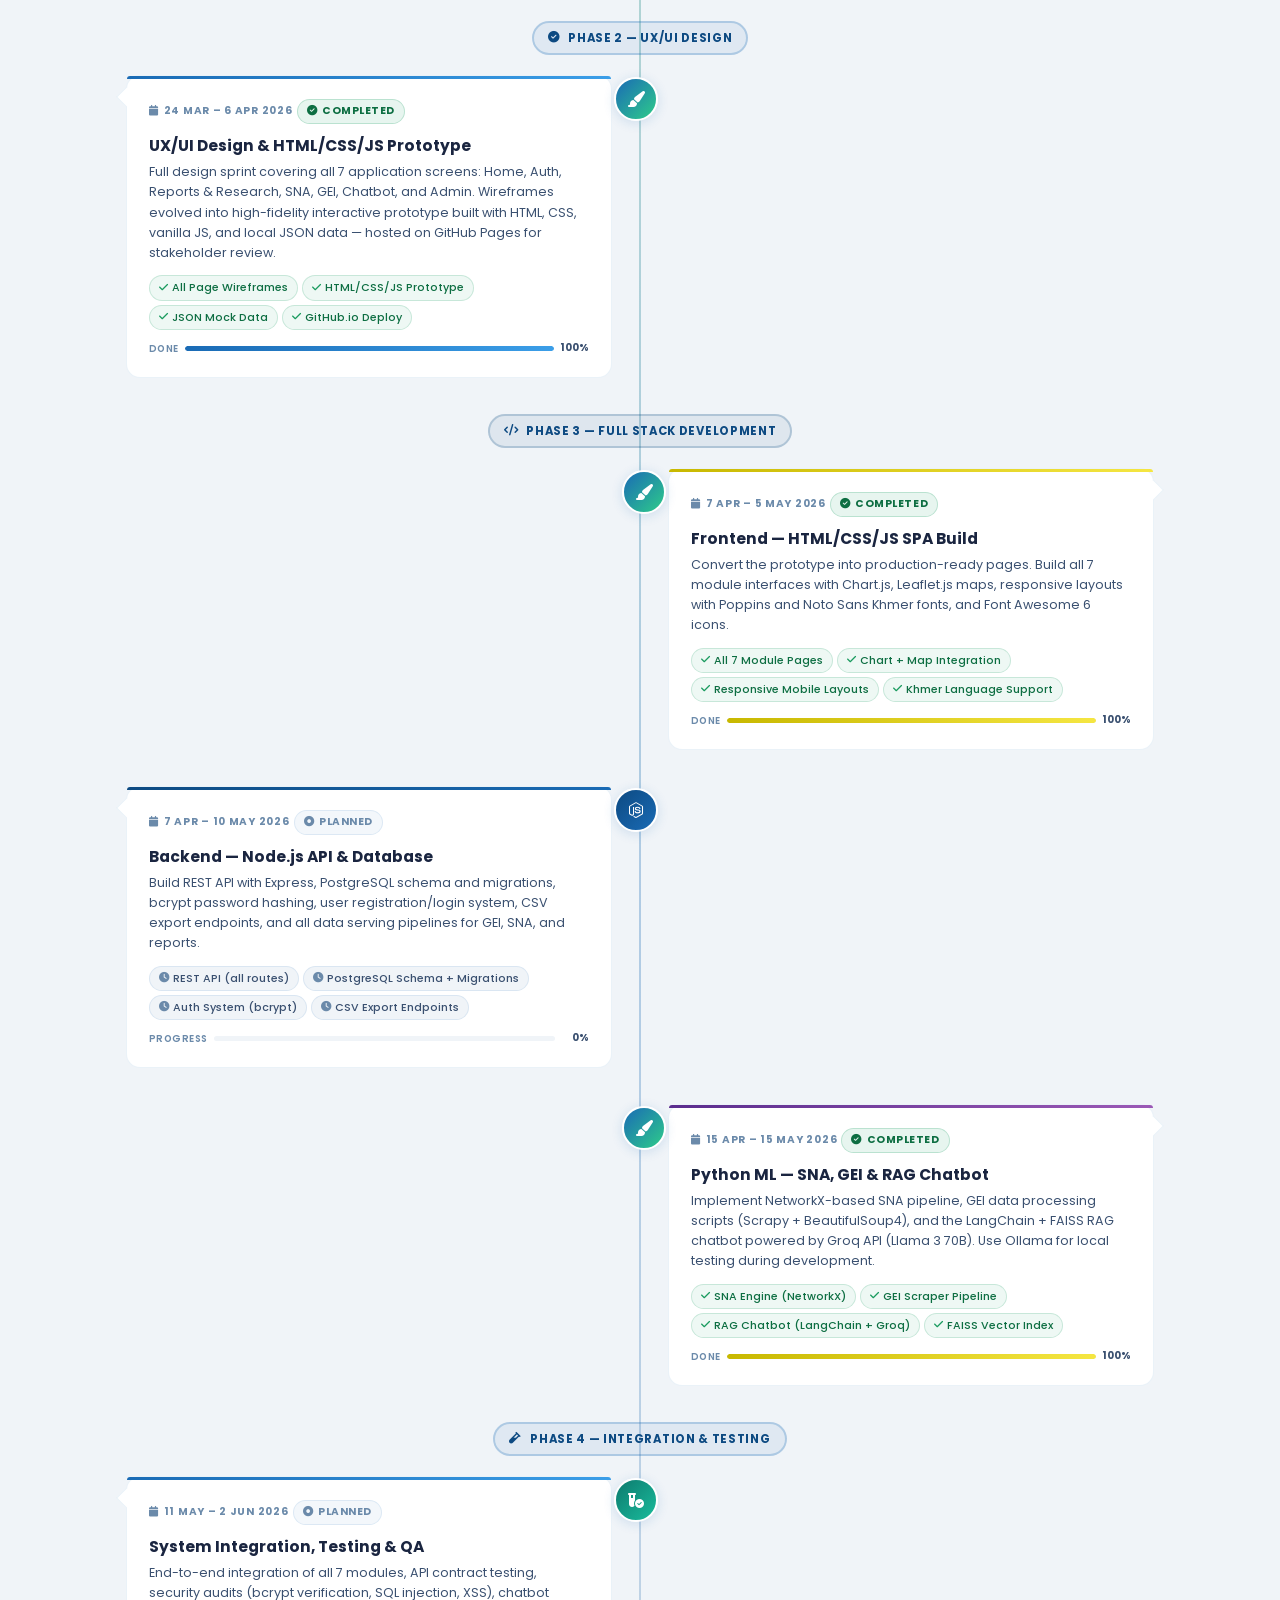
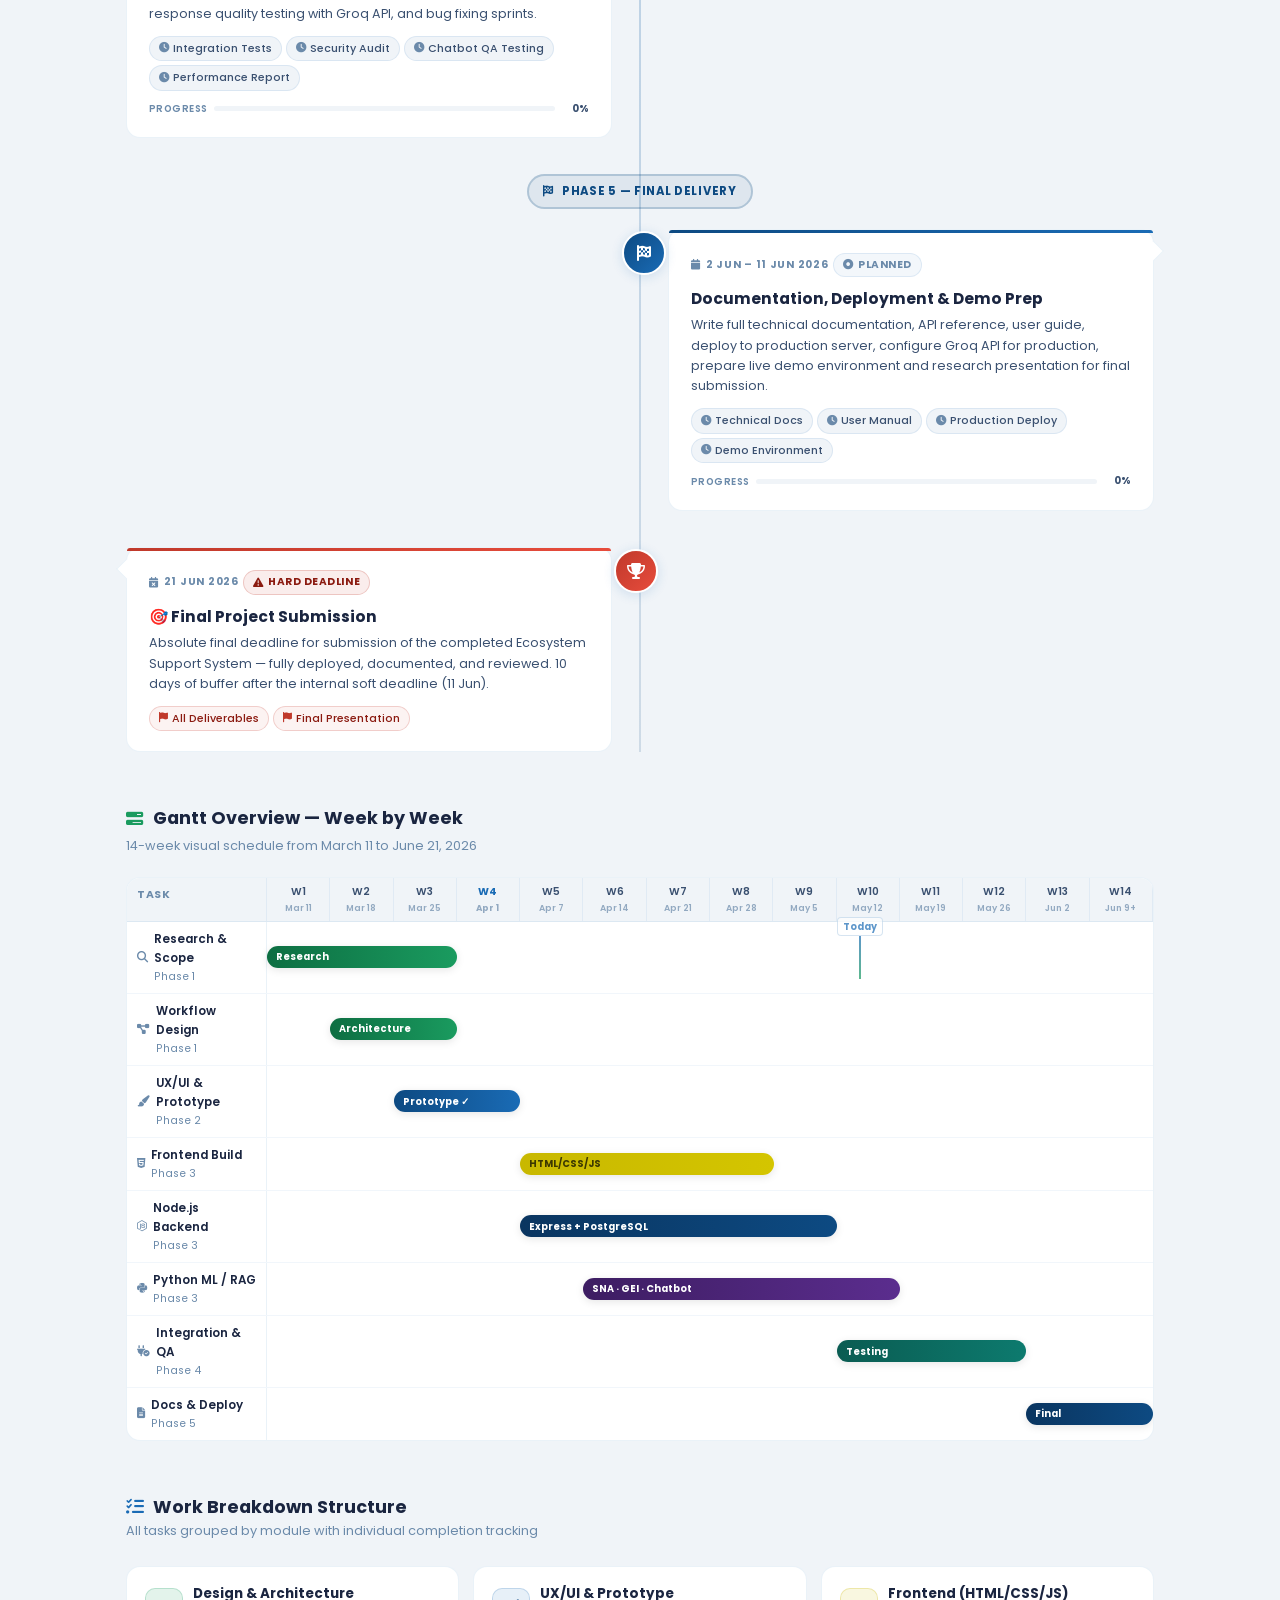
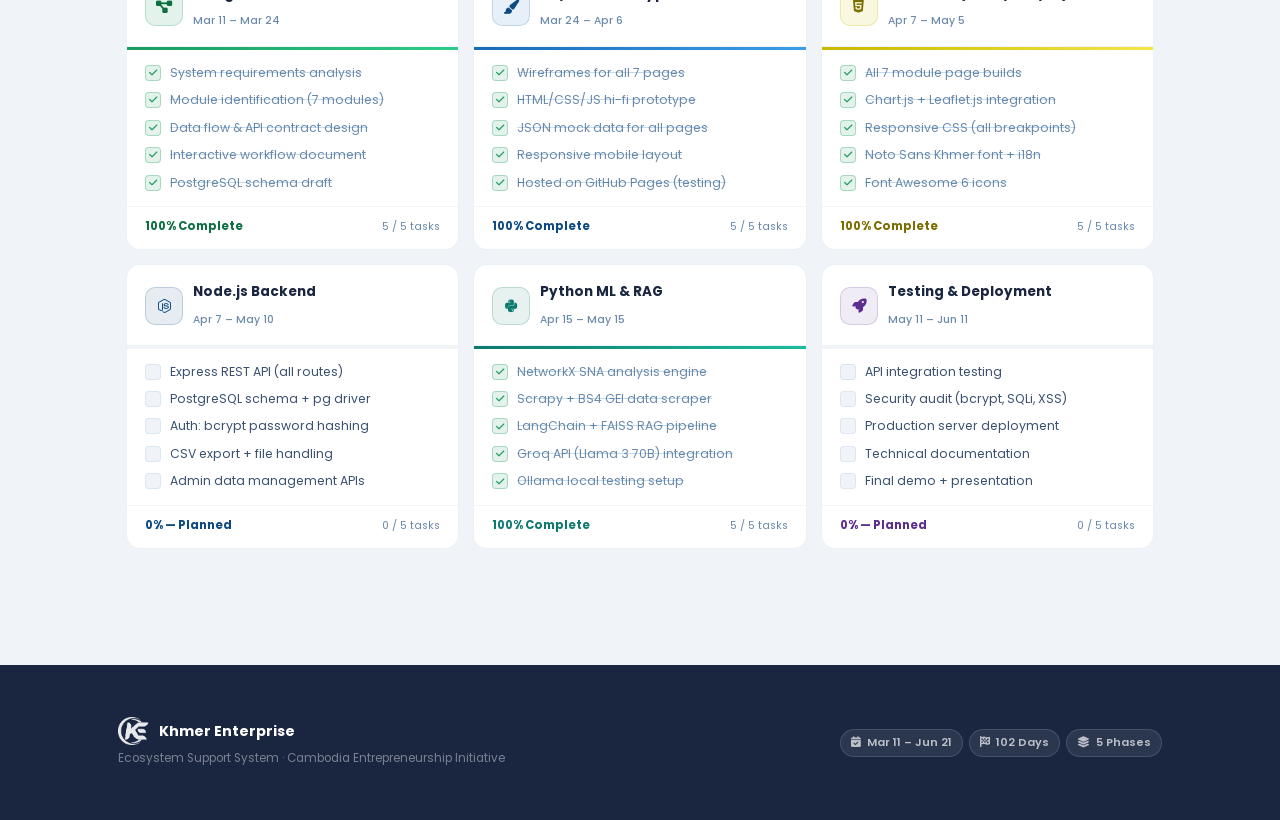
<file: timeline.html>
<!DOCTYPE html>
<html lang="en">
<head>
  <meta charset="UTF-8"/>
  <meta name="viewport" content="width=device-width, initial-scale=1.0"/>
  <title>ESS — Timeline &amp; Work Breakdown</title>
  <link rel="icon" type="image/x-icon" href="images/favicon.ico"/>
  <link rel="stylesheet" href="css/index.css"/>
  <link rel="stylesheet" href="css/timeline.css"/>
  <link rel="stylesheet" href="css/timeline-mobile.css"/>
  <link href="https://fonts.googleapis.com/css2?family=Poppins:wght@300;400;500;600;700;800&family=Noto+Sans+Khmer:wght@300;400;500;600;700;800&display=swap" rel="stylesheet"/>
  <link rel="stylesheet" href="https://cdnjs.cloudflare.com/ajax/libs/font-awesome/6.5.0/css/all.min.css"/>
</head>
<body>

  <!-- ════════════════════════════════
       HEADER
  ════════════════════════════════ -->
  <header class="site-header">
    <div class="header-inner">

      <a class="logo" href="index.html">
        <img src="images/logo_KE.png" alt="Khmer Enterprise" class="logo-img"
             onerror="this.style.display='none';document.getElementById('logoFallback').style.display='flex'"/>
        <div class="logo-icon-fb" id="logoFallback" style="display:none">
          <i class="fa-solid fa-diagram-project"></i>
        </div>
        <div class="logo-divider" aria-hidden="true"></div>
        <div class="logo-text">
          <span class="logo-main">Khmer Enterprise</span>
          <span class="logo-sub">ESS · Timeline</span>
        </div>
      </a>

      <div class="header-badge">
        <i class="fa-solid fa-calendar-days"></i>
        <span>Project Timeline — Mar 11 → Jun 21, 2026</span>
      </div>

      <button class="mobile-menu-btn" id="mobileMenuBtn" aria-label="Toggle navigation menu">
        <span></span><span></span><span></span>
      </button>

    </div>
  </header>

  <!-- ════════════════════════════════
       PAGE TABS
  ════════════════════════════════ -->
  <div class="page-tabs">
    <div class="page-tabs-inner">
      <a class="ptab" href="index.html">
        <i class="fa-solid fa-sitemap"></i> System Workflow
      </a>
      <a class="ptab active" href="timeline.html">
        <i class="fa-solid fa-timeline"></i> Timeline &amp; WBS
      </a>
    </div>
  </div>

  <!-- ════════════════════════════════
       MAIN CONTENT
  ════════════════════════════════ -->
  <main class="tl-section">
    <div class="container">

      <!-- ── Hero ── -->
      <div class="tl-hero reveal">
        <div class="tl-hero-tag"><i class="fa-solid fa-calendar-range"></i> Project Timeline</div>
        <h2>Work Breakdown &amp; <span>Milestone Tracker</span></h2>
        <p>Full project lifecycle from research inception to final deployment — 102 days of structured development across 5 major phases and 6 work-breakdown modules.</p>
      </div>

      <!-- ── Stats ── -->
      <div class="tl-stats reveal">
        <div class="tl-stat">
          <div class="tl-stat-n">102</div>
          <div class="tl-stat-l">Total Days</div>
        </div>
        <div class="tl-stat">
          <div class="tl-stat-n">5</div>
          <div class="tl-stat-l">Phases</div>
        </div>
        <div class="tl-stat">
          <div class="tl-stat-n" id="stat-elapsed">—</div>
          <div class="tl-stat-l">Days Elapsed</div>
        </div>
        <div class="tl-stat">
          <div class="tl-stat-n" id="stat-remain">—</div>
          <div class="tl-stat-l">Days Remaining</div>
        </div>
      </div>

      <!-- ── Overall Progress ── -->
      <div class="tl-progress-wrap reveal">
        <div class="tl-progress-hd">
          <h4><i class="fa-solid fa-chart-line"></i> Overall Project Progress</h4>
          <span class="tl-pct" id="overallPct">0%</span>
        </div>
        <div class="progress-track">
          <div class="progress-fill" id="mainProgressFill" data-pct="0"></div>
        </div>
        <div class="progress-milestones">
          <div class="pm-dot done"    style="left:0%">    <div class="pm-dot-circle"></div><span class="pm-dot-label">Start</span></div>
          <div class="pm-dot done"    style="left:13.5%"> <div class="pm-dot-circle"></div><span class="pm-dot-label">Design</span></div>
          <div class="pm-dot current" style="left:25%">   <div class="pm-dot-circle"></div><span class="pm-dot-label">Prototype</span></div>
          <div class="pm-dot"         style="left:52%">   <div class="pm-dot-circle"></div><span class="pm-dot-label">Dev</span></div>
          <div class="pm-dot"         style="left:76%">   <div class="pm-dot-circle"></div><span class="pm-dot-label">Testing</span></div>
          <div class="pm-dot"         style="left:100%">  <div class="pm-dot-circle"></div><span class="pm-dot-label">Final</span></div>
        </div>
      </div>

      <!-- ── Deadline Banner ── -->
      <div class="deadline-banner reveal">
        <div class="db-icon"><i class="fa-solid fa-flag-checkered"></i></div>
        <div class="db-text">
          <h4>Final Submission Deadline</h4>
          <p>Project must be fully deployed, documented and submitted by <strong>21 June 2026</strong>. Internal soft deadline: 11 June 2026.</p>
        </div>
        <div class="db-countdown">
          <div class="dbc-item"><div class="dbc-n" id="cd-days">—</div><div class="dbc-l">Days</div></div>
          <div class="dbc-item"><div class="dbc-n" id="cd-hrs">—</div><div class="dbc-l">Hours</div></div>
          <div class="dbc-item"><div class="dbc-n" id="cd-min">—</div><div class="dbc-l">Mins</div></div>
        </div>
      </div>

      <!-- ════════════════════════════════
           TIMELINE
      ════════════════════════════════ -->

      <!-- Phase 1 badge -->
      <div class="tl-phase-badge reveal">
        <div class="tl-phase-badge-inner pb-green">
          <i class="fa-solid fa-circle-check"></i> Phase 1 — Research &amp; Planning
        </div>
      </div>

      <div class="tl-timeline">

        <!-- Item 1 -->
        <div class="tl-item tl-right">
          <div class="tl-card">
            <div class="tl-card-accent ca-green"></div>
            <div class="tl-card-date"><i class="fa-solid fa-calendar"></i> 11 Mar 2026</div>
            <div class="tl-status ts-done"><i class="fa-solid fa-circle-check"></i> Completed</div>
            <h3>Project Kickoff &amp; Scope Definition</h3>
            <p>Defined project goals, identified stakeholder needs for Cambodia's entrepreneurship ecosystem, and locked the system scope covering SNA, GEI, Reports &amp; Research, RAG Chatbot, Kumu &amp; EDA, and Admin modules.</p>
            <div class="tl-deliverables">
              <span class="tl-del del-done"><i class="fa-solid fa-check"></i> Scope Document</span>
              <span class="tl-del del-done"><i class="fa-solid fa-check"></i> Module List (7 modules)</span>
              <span class="tl-del del-done"><i class="fa-solid fa-check"></i> Tech Stack Decision</span>
            </div>
            <div class="tl-mini-bar">
              <span class="tmb-label">Done</span>
              <div class="tmb-track"><div class="tmb-fill f-green" data-pct="100"></div></div>
              <span class="tmb-pct">100%</span>
            </div>
          </div>
          <div class="tl-node"><div class="tl-node-icon ni-green"><i class="fa-solid fa-rocket"></i></div></div>
          <div style="flex:1"></div>
        </div>

        <!-- Item 2 -->
        <div class="tl-item tl-left">
          <div class="tl-card">
            <div class="tl-card-accent ca-green"></div>
            <div class="tl-card-date"><i class="fa-solid fa-calendar"></i> 11–24 Mar 2026</div>
            <div class="tl-status ts-done"><i class="fa-solid fa-circle-check"></i> Completed</div>
            <h3>System Architecture &amp; Workflow Design</h3>
            <p>Designed the full system architecture, data flow diagrams, API contracts between frontend (HTML/CSS/JS), Node.js backend, and Python ML services. Produced the interactive workflow document.</p>
            <div class="tl-deliverables">
              <span class="tl-del del-done"><i class="fa-solid fa-check"></i> Index.html workflow</span>
              <span class="tl-del del-done"><i class="fa-solid fa-check"></i> Architecture Diagram</span>
              <span class="tl-del del-done"><i class="fa-solid fa-check"></i> DB Schema Draft</span>
            </div>
            <div class="tl-mini-bar">
              <span class="tmb-label">Done</span>
              <div class="tmb-track"><div class="tmb-fill f-green" data-pct="100"></div></div>
              <span class="tmb-pct">100%</span>
            </div>
          </div>
          <div class="tl-node"><div class="tl-node-icon ni-green"><i class="fa-solid fa-diagram-project"></i></div></div>
          <div style="flex:1"></div>
        </div>

        <!-- Phase 2 badge -->
        <div class="tl-phase-badge">
          <div class="tl-phase-badge-inner pb-blue">
            <i class="fa-solid fa-circle-check"></i> Phase 2 — UX/UI Design
          </div>
        </div>

        <!-- Item 3 -->
        <div class="tl-item tl-right">
          <div class="tl-card">
            <div class="tl-card-accent ca-blue"></div>
            <div class="tl-card-date"><i class="fa-solid fa-calendar"></i> 24 Mar – 6 Apr 2026</div>
            <div class="tl-status ts-done"><i class="fa-solid fa-circle-check"></i> Completed</div>
            <h3>UX/UI Design &amp; HTML/CSS/JS Prototype</h3>
            <p>Full design sprint covering all 7 application screens: Home, Auth, Reports &amp; Research, SNA, GEI, Chatbot, and Admin. Wireframes evolved into high-fidelity interactive prototype built with HTML, CSS, vanilla JS, and local JSON data — hosted on GitHub Pages for stakeholder review.</p>
            <div class="tl-deliverables">
              <span class="tl-del del-done"><i class="fa-solid fa-check"></i> All Page Wireframes</span>
              <span class="tl-del del-done"><i class="fa-solid fa-check"></i> HTML/CSS/JS Prototype</span>
              <span class="tl-del del-done"><i class="fa-solid fa-check"></i> JSON Mock Data</span>
              <span class="tl-del del-done"><i class="fa-solid fa-check"></i> GitHub.io Deploy</span>
            </div>
            <div class="tl-mini-bar">
              <span class="tmb-label">Done</span>
              <div class="tmb-track"><div class="tmb-fill f-blue" data-pct="100"></div></div>
              <span class="tmb-pct">100%</span>
            </div>
          </div>
          <div class="tl-node"><div class="tl-node-icon ni-current"><i class="fa-solid fa-paintbrush"></i></div></div>
          <div style="flex:1"></div>
        </div>

        <!-- Phase 3 badge -->
        <div class="tl-phase-badge">
          <div class="tl-phase-badge-inner pb-darkblue">
            <i class="fa-solid fa-code"></i> Phase 3 — Full Stack Development
          </div>
        </div>

        <!-- Item 4 -->
        <div class="tl-item tl-left">
          <div class="tl-card">
            <div class="tl-card-accent ca-yellow"></div>
            <div class="tl-card-date"><i class="fa-solid fa-calendar"></i> 7 Apr – 5 May 2026</div>
            <div class="tl-status ts-done"><i class="fa-solid fa-circle-check"></i> Completed</div>
            <h3>Frontend — HTML/CSS/JS SPA Build</h3>
            <p>Convert the prototype into production-ready pages. Build all 7 module interfaces with Chart.js, Leaflet.js maps, responsive layouts with Poppins and Noto Sans Khmer fonts, and Font Awesome 6 icons.</p>
            <div class="tl-deliverables">
              <span class="tl-del del-done"><i class="fa-solid fa-check"></i> All 7 Module Pages</span>
              <span class="tl-del del-done"><i class="fa-solid fa-check"></i> Chart + Map Integration</span>
              <span class="tl-del del-done"><i class="fa-solid fa-check"></i> Responsive Mobile Layouts</span>
              <span class="tl-del del-done"><i class="fa-solid fa-check"></i> Khmer Language Support</span>
            </div>
            <div class="tl-mini-bar">
              <span class="tmb-label">Done</span>
              <div class="tmb-track"><div class="tmb-fill f-yellow" data-pct="100"></div></div>
              <span class="tmb-pct">100%</span>
            </div>
          </div>
          <div class="tl-node"><div class="tl-node-icon ni-current"><i class="fa-solid fa-paintbrush"></i></div></div>
          <div style="flex:1"></div>
        </div>

        <!-- Item 5 -->
        <div class="tl-item tl-right">
          <div class="tl-card">
            <div class="tl-card-accent ca-darkblue"></div>
            <div class="tl-card-date"><i class="fa-solid fa-calendar"></i> 7 Apr – 10 May 2026</div>
            <div class="tl-status ts-planned"><i class="fa-solid fa-circle-dot"></i> Planned</div>
            <h3>Backend — Node.js API &amp; Database</h3>
            <p>Build REST API with Express, PostgreSQL schema and migrations, bcrypt password hashing, user registration/login system, CSV export endpoints, and all data serving pipelines for GEI, SNA, and reports.</p>
            <div class="tl-deliverables">
              <span class="tl-del"><i class="fa-solid fa-clock"></i> REST API (all routes)</span>
              <span class="tl-del"><i class="fa-solid fa-clock"></i> PostgreSQL Schema + Migrations</span>
              <span class="tl-del"><i class="fa-solid fa-clock"></i> Auth System (bcrypt)</span>
              <span class="tl-del"><i class="fa-solid fa-clock"></i> CSV Export Endpoints</span>
            </div>
            <div class="tl-mini-bar">
              <span class="tmb-label">Progress</span>
              <div class="tmb-track"><div class="tmb-fill f-darkblue" data-pct="0"></div></div>
              <span class="tmb-pct">0%</span>
            </div>
          </div>
          <div class="tl-node"><div class="tl-node-icon ni-darkblue"><i class="fa-brands fa-node-js"></i></div></div>
          <div style="flex:1"></div>
        </div>

        <!-- Item 6 -->
        <div class="tl-item tl-left">
          <div class="tl-card">
            <div class="tl-card-accent ca-purple"></div>
            <div class="tl-card-date"><i class="fa-solid fa-calendar"></i> 15 Apr – 15 May 2026</div>
            <div class="tl-status ts-done"><i class="fa-solid fa-circle-check"></i> Completed</div>
            <h3>Python ML — SNA, GEI &amp; RAG Chatbot</h3>
            <p>Implement NetworkX-based SNA pipeline, GEI data processing scripts (Scrapy + BeautifulSoup4), and the LangChain + FAISS RAG chatbot powered by Groq API (Llama 3 70B). Use Ollama for local testing during development.</p>
            <div class="tl-deliverables">
              <span class="tl-del del-done"><i class="fa-solid fa-check"></i> SNA Engine (NetworkX)</span>
              <span class="tl-del del-done"><i class="fa-solid fa-check"></i> GEI Scraper Pipeline</span>
              <span class="tl-del del-done"><i class="fa-solid fa-check"></i> RAG Chatbot (LangChain + Groq)</span>
              <span class="tl-del del-done"><i class="fa-solid fa-check"></i> FAISS Vector Index</span>
            </div>
            <div class="tl-mini-bar">
              <span class="tmb-label">Done</span>
              <div class="tmb-track"><div class="tmb-fill f-yellow" data-pct="100"></div></div>
              <span class="tmb-pct">100%</span>
            </div>
          </div>
          <div class="tl-node"><div class="tl-node-icon ni-current"><i class="fa-solid fa-paintbrush"></i></div></div>
          <div style="flex:1"></div>
        </div>

        <!-- Phase 4 badge -->
        <div class="tl-phase-badge">
          <div class="tl-phase-badge-inner pb-blue">
            <i class="fa-solid fa-vial"></i> Phase 4 — Integration &amp; Testing
          </div>
        </div>

        <!-- Item 7 -->
        <div class="tl-item tl-right">
          <div class="tl-card">
            <div class="tl-card-accent ca-blue"></div>
            <div class="tl-card-date"><i class="fa-solid fa-calendar"></i> 11 May – 2 Jun 2026</div>
            <div class="tl-status ts-planned"><i class="fa-solid fa-circle-dot"></i> Planned</div>
            <h3>System Integration, Testing &amp; QA</h3>
            <p>End-to-end integration of all 7 modules, API contract testing, security audits (bcrypt verification, SQL injection, XSS), chatbot response quality testing with Groq API, and bug fixing sprints.</p>
            <div class="tl-deliverables">
              <span class="tl-del"><i class="fa-solid fa-clock"></i> Integration Tests</span>
              <span class="tl-del"><i class="fa-solid fa-clock"></i> Security Audit</span>
              <span class="tl-del"><i class="fa-solid fa-clock"></i> Chatbot QA Testing</span>
              <span class="tl-del"><i class="fa-solid fa-clock"></i> Performance Report</span>
            </div>
            <div class="tl-mini-bar">
              <span class="tmb-label">Progress</span>
              <div class="tmb-track"><div class="tmb-fill f-blue" data-pct="0"></div></div>
              <span class="tmb-pct">0%</span>
            </div>
          </div>
          <div class="tl-node"><div class="tl-node-icon ni-teal"><i class="fa-solid fa-vial-circle-check"></i></div></div>
          <div style="flex:1"></div>
        </div>

        <!-- Phase 5 badge -->
        <div class="tl-phase-badge">
          <div class="tl-phase-badge-inner pb-darkblue">
            <i class="fa-solid fa-flag-checkered"></i> Phase 5 — Final Delivery
          </div>
        </div>

        <!-- Item 8 -->
        <div class="tl-item tl-left">
          <div class="tl-card">
            <div class="tl-card-accent ca-darkblue"></div>
            <div class="tl-card-date"><i class="fa-solid fa-calendar"></i> 2 Jun – 11 Jun 2026</div>
            <div class="tl-status ts-planned"><i class="fa-solid fa-circle-dot"></i> Planned</div>
            <h3>Documentation, Deployment &amp; Demo Prep</h3>
            <p>Write full technical documentation, API reference, user guide, deploy to production server, configure Groq API for production, prepare live demo environment and research presentation for final submission.</p>
            <div class="tl-deliverables">
              <span class="tl-del"><i class="fa-solid fa-clock"></i> Technical Docs</span>
              <span class="tl-del"><i class="fa-solid fa-clock"></i> User Manual</span>
              <span class="tl-del"><i class="fa-solid fa-clock"></i> Production Deploy</span>
              <span class="tl-del"><i class="fa-solid fa-clock"></i> Demo Environment</span>
            </div>
            <div class="tl-mini-bar">
              <span class="tmb-label">Progress</span>
              <div class="tmb-track"><div class="tmb-fill f-darkblue" data-pct="0"></div></div>
              <span class="tmb-pct">0%</span>
            </div>
          </div>
          <div class="tl-node"><div class="tl-node-icon ni-darkblue"><i class="fa-solid fa-flag-checkered"></i></div></div>
          <div style="flex:1"></div>
        </div>

        <!-- Final deadline -->
        <div class="tl-item tl-right">
          <div class="tl-card">
            <div class="tl-card-accent" style="background:linear-gradient(90deg,#c0392b,#e74c3c)"></div>
            <div class="tl-card-date"><i class="fa-solid fa-calendar-xmark"></i> 21 Jun 2026</div>
            <div class="tl-status" style="background:rgba(192,57,43,0.09);color:#8b1a10;border:1.5px solid rgba(192,57,43,0.22);">
              <i class="fa-solid fa-triangle-exclamation"></i> Hard Deadline
            </div>
            <h3>🎯 Final Project Submission</h3>
            <p>Absolute final deadline for submission of the completed Ecosystem Support System — fully deployed, documented, and reviewed. 10 days of buffer after the internal soft deadline (11 Jun).</p>
            <div class="tl-deliverables">
              <span class="tl-del" style="border-color:rgba(192,57,43,0.2);color:#8b1a10;background:rgba(192,57,43,0.06)"><i class="fa-solid fa-flag" style="color:#c0392b"></i> All Deliverables</span>
              <span class="tl-del" style="border-color:rgba(192,57,43,0.2);color:#8b1a10;background:rgba(192,57,43,0.06)"><i class="fa-solid fa-flag" style="color:#c0392b"></i> Final Presentation</span>
            </div>
          </div>
          <div class="tl-node">
            <div class="tl-node-icon" style="background:linear-gradient(135deg,#c0392b,#e74c3c);color:#fff">
              <i class="fa-solid fa-trophy"></i>
            </div>
          </div>
          <div style="flex:1"></div>
        </div>

      </div><!-- /.tl-timeline -->

      <!-- ════════════════════════════════
           GANTT CHART
      ════════════════════════════════ -->
      <div class="gantt-section reveal">
        <div class="gantt-hd">
          <h3><i class="fa-solid fa-bars-progress"></i> Gantt Overview — Week by Week</h3>
          <p>14-week visual schedule from March 11 to June 21, 2026</p>
        </div>
        <div class="gantt-wrap">
          <div class="gantt-months">
            <div class="gm-label">Task</div>
            <div class="gm-month">W1<div class="gm-week">Mar 11</div></div>
            <div class="gm-month">W2<div class="gm-week">Mar 18</div></div>
            <div class="gm-month">W3<div class="gm-week">Mar 25</div></div>
            <div class="gm-month gm-current">W4<div class="gm-week">Apr 1</div></div>
            <div class="gm-month">W5<div class="gm-week">Apr 7</div></div>
            <div class="gm-month">W6<div class="gm-week">Apr 14</div></div>
            <div class="gm-month">W7<div class="gm-week">Apr 21</div></div>
            <div class="gm-month">W8<div class="gm-week">Apr 28</div></div>
            <div class="gm-month">W9<div class="gm-week">May 5</div></div>
            <div class="gm-month">W10<div class="gm-week">May 12</div></div>
            <div class="gm-month">W11<div class="gm-week">May 19</div></div>
            <div class="gm-month">W12<div class="gm-week">May 26</div></div>
            <div class="gm-month">W13<div class="gm-week">Jun 2</div></div>
            <div class="gm-month">W14<div class="gm-week">Jun 9+</div></div>
          </div>
          <div style="position:relative">
            <div class="gantt-row">
              <div class="gr-name"><i class="fa-solid fa-magnifying-glass"></i><div>Research &amp; Scope<span>Phase 1</span></div></div>
              <div class="gantt-cells">
                <div class="gantt-bar gb-green" data-left="0%" data-width="21.4%">Research</div>
                <div class="gantt-today" style="right:33%"></div>
              </div>
            </div>
            <div class="gantt-row">
              <div class="gr-name"><i class="fa-solid fa-diagram-project"></i><div>Workflow Design<span>Phase 1</span></div></div>
              <div class="gantt-cells">
                <div class="gantt-bar gb-green" data-left="7.1%" data-width="14.3%">Architecture</div>
              </div>
            </div>
            <div class="gantt-row">
              <div class="gr-name"><i class="fa-solid fa-paintbrush"></i><div>UX/UI &amp; Prototype<span>Phase 2</span></div></div>
              <div class="gantt-cells">
                <div class="gantt-bar gb-blue" data-left="14.3%" data-width="14.3%">Prototype ✓</div>
              </div>
            </div>
            <div class="gantt-row">
              <div class="gr-name"><i class="fa-brands fa-html5"></i><div>Frontend Build<span>Phase 3</span></div></div>
              <div class="gantt-cells">
                <div class="gantt-bar gb-yellow" data-left="28.6%" data-width="28.6%">HTML/CSS/JS</div>
              </div>
            </div>
            <div class="gantt-row">
              <div class="gr-name"><i class="fa-brands fa-node-js"></i><div>Node.js Backend<span>Phase 3</span></div></div>
              <div class="gantt-cells">
                <div class="gantt-bar gb-darkblue" data-left="28.6%" data-width="35.7%">Express + PostgreSQL</div>
              </div>
            </div>
            <div class="gantt-row">
              <div class="gr-name"><i class="fa-brands fa-python"></i><div>Python ML / RAG<span>Phase 3</span></div></div>
              <div class="gantt-cells">
                <div class="gantt-bar gb-purple" data-left="35.7%" data-width="35.7%">SNA · GEI · Chatbot</div>
              </div>
            </div>
            <div class="gantt-row">
              <div class="gr-name"><i class="fa-solid fa-plug-circle-check"></i><div>Integration &amp; QA<span>Phase 4</span></div></div>
              <div class="gantt-cells">
                <div class="gantt-bar gb-teal" data-left="64.3%" data-width="21.4%">Testing</div>
              </div>
            </div>
            <div class="gantt-row">
              <div class="gr-name"><i class="fa-solid fa-file-lines"></i><div>Docs &amp; Deploy<span>Phase 5</span></div></div>
              <div class="gantt-cells">
                <div class="gantt-bar gb-darkblue" data-left="85.7%" data-width="14.3%">Final</div>
              </div>
            </div>
          </div>
        </div>
      </div>

      <!-- ════════════════════════════════
           WBS CARDS
      ════════════════════════════════ -->
      <div class="wbs-section">
        <div class="wbs-hd reveal">
          <div>
            <h3><i class="fa-solid fa-list-check"></i> Work Breakdown Structure</h3>
            <p>All tasks grouped by module with individual completion tracking</p>
          </div>
        </div>
        <div class="wbs-grid">

          <!-- WBS 1 -->
          <div class="wbs-card">
            <div class="wbs-card-hd">
              <div class="wbs-ico wi-green"><i class="fa-solid fa-diagram-project"></i></div>
              <div class="wbs-card-hd-info"><h4>Design &amp; Architecture</h4><span>Mar 11 – Mar 24</span></div>
            </div>
            <div class="wbs-progress-bar"><div class="wbs-progress-fill wpf-green" data-pct="100"></div></div>
            <div class="wbs-tasks">
              <div class="wbs-task"><div class="wt-check wt-done"><i class="fa-solid fa-check"></i></div><span class="wbs-task-text done-text">System requirements analysis</span></div>
              <div class="wbs-task"><div class="wt-check wt-done"><i class="fa-solid fa-check"></i></div><span class="wbs-task-text done-text">Module identification (7 modules)</span></div>
              <div class="wbs-task"><div class="wt-check wt-done"><i class="fa-solid fa-check"></i></div><span class="wbs-task-text done-text">Data flow &amp; API contract design</span></div>
              <div class="wbs-task"><div class="wt-check wt-done"><i class="fa-solid fa-check"></i></div><span class="wbs-task-text done-text">Interactive workflow document</span></div>
              <div class="wbs-task"><div class="wt-check wt-done"><i class="fa-solid fa-check"></i></div><span class="wbs-task-text done-text">PostgreSQL schema draft</span></div>
            </div>
            <div class="wbs-card-footer">
              <span class="wcf-pct pct-green">100% Complete</span>
              <span class="wcf-label">5 / 5 tasks</span>
            </div>
          </div>

          <!-- WBS 2 -->
          <div class="wbs-card">
            <div class="wbs-card-hd">
              <div class="wbs-ico wi-blue"><i class="fa-solid fa-paintbrush"></i></div>
              <div class="wbs-card-hd-info"><h4>UX/UI &amp; Prototype</h4><span>Mar 24 – Apr 6</span></div>
            </div>
            <div class="wbs-progress-bar"><div class="wbs-progress-fill wpf-blue" data-pct="100"></div></div>
            <div class="wbs-tasks">
              <div class="wbs-task"><div class="wt-check wt-done"><i class="fa-solid fa-check"></i></div><span class="wbs-task-text done-text">Wireframes for all 7 pages</span></div>
              <div class="wbs-task"><div class="wt-check wt-done"><i class="fa-solid fa-check"></i></div><span class="wbs-task-text done-text">HTML/CSS/JS hi-fi prototype</span></div>
              <div class="wbs-task"><div class="wt-check wt-done"><i class="fa-solid fa-check"></i></div><span class="wbs-task-text done-text">JSON mock data for all pages</span></div>
              <div class="wbs-task"><div class="wt-check wt-done"><i class="fa-solid fa-check"></i></div><span class="wbs-task-text done-text">Responsive mobile layout</span></div>
              <div class="wbs-task"><div class="wt-check wt-done"><i class="fa-solid fa-check"></i></div><span class="wbs-task-text done-text">Hosted on GitHub Pages (testing)</span></div>
            </div>
            <div class="wbs-card-footer">
              <span class="wcf-pct pct-blue">100% Complete</span>
              <span class="wcf-label">5 / 5 tasks</span>
            </div>
          </div>

          <!-- WBS 3 -->
          <div class="wbs-card">
            <div class="wbs-card-hd">
              <div class="wbs-ico wi-yellow"><i class="fa-brands fa-html5"></i></div>
              <div class="wbs-card-hd-info"><h4>Frontend (HTML/CSS/JS)</h4><span>Apr 7 – May 5</span></div>
            </div>
            <div class="wbs-progress-bar"><div class="wbs-progress-fill wpf-yellow" data-pct="100"></div></div>
            <div class="wbs-tasks">
              <div class="wbs-task"><div class="wt-check wt-done"><i class="fa-solid fa-check"></i></div><span class="wbs-task-text done-text">All 7 module page builds</span></div>
              <div class="wbs-task"><div class="wt-check wt-done"><i class="fa-solid fa-check"></i></div><span class="wbs-task-text done-text">Chart.js + Leaflet.js integration</span></div>
              <div class="wbs-task"><div class="wt-check wt-done"><i class="fa-solid fa-check"></i></div><span class="wbs-task-text done-text">Responsive CSS (all breakpoints)</span></div>
              <div class="wbs-task"><div class="wt-check wt-done"><i class="fa-solid fa-check"></i></div><span class="wbs-task-text done-text">Noto Sans Khmer font + i18n</span></div>
              <div class="wbs-task"><div class="wt-check wt-done"><i class="fa-solid fa-check"></i></div><span class="wbs-task-text done-text">Font Awesome 6 icons</span></div>
            </div>
            <div class="wbs-card-footer">
              <span class="wcf-pct pct-yellow">100% Complete</span>
              <span class="wcf-label">5 / 5 tasks</span>
            </div>
          </div>

          <!-- WBS 4 -->
          <div class="wbs-card">
            <div class="wbs-card-hd">
              <div class="wbs-ico wi-darkblue"><i class="fa-brands fa-node-js"></i></div>
              <div class="wbs-card-hd-info"><h4>Node.js Backend</h4><span>Apr 7 – May 10</span></div>
            </div>
            <div class="wbs-progress-bar"><div class="wbs-progress-fill wpf-darkblue" data-pct="0"></div></div>
            <div class="wbs-tasks">
              <div class="wbs-task"><div class="wt-check wt-pending"></div><span class="wbs-task-text">Express REST API (all routes)</span></div>
              <div class="wbs-task"><div class="wt-check wt-pending"></div><span class="wbs-task-text">PostgreSQL schema + pg driver</span></div>
              <div class="wbs-task"><div class="wt-check wt-pending"></div><span class="wbs-task-text">Auth: bcrypt password hashing</span></div>
              <div class="wbs-task"><div class="wt-check wt-pending"></div><span class="wbs-task-text">CSV export + file handling</span></div>
              <div class="wbs-task"><div class="wt-check wt-pending"></div><span class="wbs-task-text">Admin data management APIs</span></div>
            </div>
            <div class="wbs-card-footer">
              <span class="wcf-pct pct-darkblue">0% — Planned</span>
              <span class="wcf-label">0 / 5 tasks</span>
            </div>
          </div>

          <!-- WBS 5 -->
          <div class="wbs-card">
            <div class="wbs-card-hd">
              <div class="wbs-ico wi-teal"><i class="fa-brands fa-python"></i></div>
              <div class="wbs-card-hd-info"><h4>Python ML &amp; RAG</h4><span>Apr 15 – May 15</span></div>
            </div>
            <div class="wbs-progress-bar"><div class="wbs-progress-fill wpf-teal" data-pct="100"></div></div>
            <div class="wbs-tasks">
              <div class="wbs-task"><div class="wt-check wt-done"><i class="fa-solid fa-check"></i></div><span class="wbs-task-text done-text">NetworkX SNA analysis engine</span></div>
              <div class="wbs-task"><div class="wt-check wt-done"><i class="fa-solid fa-check"></i></div><span class="wbs-task-text done-text">Scrapy + BS4 GEI data scraper</span></div>
              <div class="wbs-task"><div class="wt-check wt-done"><i class="fa-solid fa-check"></i></div><span class="wbs-task-text done-text">LangChain + FAISS RAG pipeline</span></div>
              <div class="wbs-task"><div class="wt-check wt-done"><i class="fa-solid fa-check"></i></div><span class="wbs-task-text done-text">Groq API (Llama 3 70B) integration</span></div>
              <div class="wbs-task"><div class="wt-check wt-done"><i class="fa-solid fa-check"></i></div><span class="wbs-task-text done-text">Ollama local testing setup</span></div>
            </div>
            <div class="wbs-card-footer">
              <span class="wcf-pct pct-teal">100% Complete</span>
              <span class="wcf-label">5 / 5 tasks</span>
            </div>
          </div>

          <!-- WBS 6 -->
          <div class="wbs-card">
            <div class="wbs-card-hd">
              <div class="wbs-ico wi-purple"><i class="fa-solid fa-rocket"></i></div>
              <div class="wbs-card-hd-info"><h4>Testing &amp; Deployment</h4><span>May 11 – Jun 11</span></div>
            </div>
            <div class="wbs-progress-bar"><div class="wbs-progress-fill wpf-purple" data-pct="0"></div></div>
            <div class="wbs-tasks">
              <div class="wbs-task"><div class="wt-check wt-pending"></div><span class="wbs-task-text">API integration testing</span></div>
              <div class="wbs-task"><div class="wt-check wt-pending"></div><span class="wbs-task-text">Security audit (bcrypt, SQLi, XSS)</span></div>
              <div class="wbs-task"><div class="wt-check wt-pending"></div><span class="wbs-task-text">Production server deployment</span></div>
              <div class="wbs-task"><div class="wt-check wt-pending"></div><span class="wbs-task-text">Technical documentation</span></div>
              <div class="wbs-task"><div class="wt-check wt-pending"></div><span class="wbs-task-text">Final demo + presentation</span></div>
            </div>
            <div class="wbs-card-footer">
              <span class="wcf-pct pct-purple">0% — Planned</span>
              <span class="wcf-label">0 / 5 tasks</span>
            </div>
          </div>

        </div><!-- /.wbs-grid -->
      </div><!-- /.wbs-section -->

    </div><!-- /.container -->
  </main>

  <!-- ════════════════════════════════
       FOOTER
  ════════════════════════════════ -->
  <footer class="site-footer">
    <div class="footer-inner container">
      <div class="footer-left">
        <div class="footer-logo">
          <img src="images/logo_KE.png" alt="Khmer Enterprise" class="footer-logo-img" onerror="this.style.display='none'"/>
          <span>Khmer Enterprise</span>
        </div>
        <p>Ecosystem Support System · Cambodia Entrepreneurship Initiative</p>
      </div>
      <div class="footer-right">
        <span class="ft-badge"><i class="fa-solid fa-calendar-check"></i> Mar 11 – Jun 21</span>
        <span class="ft-badge"><i class="fa-solid fa-flag-checkered"></i> 102 Days</span>
        <span class="ft-badge"><i class="fa-solid fa-layer-group"></i> 5 Phases</span>
      </div>
    </div>
  </footer>

  <!-- Back to top -->
  <button class="back-to-top" id="backToTop" aria-label="Back to top">
    <i class="fa-solid fa-chevron-up"></i>
  </button>

  <script src="js/timeline.js"></script>

</body>
</html>
</file>
<file: css/index.css>
/* ============================================================
   ESS Workflow — workflow.css
   Mobile-first · Poppins · White/Light theme
   ============================================================ */

/* ── Reset & Variables ──────────────────────────────────── */
:root {
  --green:        #1a9b5f;
  --green-light:  #2ecc8a;
  --green-dark:   #0d6e42;
  --blue:         #1a6bb5;
  --blue-light:   #3b9ee8;
  --blue-dark:    #0d4a82;
  --yellow:       #f5e642;
  --yellow-dark:  #c8b800;
  --bg:           #f0f4f8;
  --glass:        rgba(255,255,255,0.72);
  --glass-border: rgba(255,255,255,0.9);
  --glass-shadow: 0 6px 24px rgba(26,107,181,0.10), 0 2px 6px rgba(26,155,95,0.07);
  --text-dark:    #1a2540;
  --text-mid:     #3a5070;
  --text-light:   #6b8aaa;
  --grad-main:    linear-gradient(135deg, #1a9b5f 0%, #1a6bb5 60%, #0d4a82 100%);
  --grad-card:    linear-gradient(135deg, rgba(26,155,95,0.13) 0%, rgba(26,107,181,0.10) 100%);

  --font: 'Poppins', sans-serif;
  --radius: 14px;
  --radius-sm: 10px;
  --shadow: 0 2px 16px rgba(26,107,181,0.08), 0 1px 4px rgba(26,155,95,0.05);
  --shadow-hover: 0 8px 36px rgba(26,107,181,0.14), 0 2px 8px rgba(26,155,95,0.08);
}

*, *::before, *::after { box-sizing: border-box; margin: 0; padding: 0; }
html { scroll-behavior: smooth; font-size: 16px; }

body {
  font-family: var(--font);
  background: var(--bg);
  color: var(--text-dark);
  line-height: 1.6;
  overflow-x: hidden;
  -webkit-font-smoothing: antialiased;
}

img { max-width: 100%; height: auto; display: block; }

.container {
  width: 100%;
  max-width: 1100px;
  margin: 0 auto;
  padding: 0 16px;
}
@media (min-width: 640px)  { .container { padding: 0 24px; } }
@media (min-width: 1024px) { .container { padding: 0 32px; } }

/* ══════════════════════════════════════════════════════════
   HEADER
══════════════════════════════════════════════════════════ */
.site-header {
  position: sticky;
  top: 0;
  z-index: 200;
  background: rgba(255,255,255,0.97);
  backdrop-filter: blur(18px);
  -webkit-backdrop-filter: blur(18px);
  border-bottom: 1.5px solid rgba(26,107,181,0.10);
  box-shadow: 0 2px 16px rgba(26,107,181,0.07);
}

/* ── Constrained, padded header row ── */
.header-inner {
  max-width: 1100px;
  margin: 0 auto;
  padding: 0 20px;          /* safe side padding — never flush to edge */
  height: 64px;
  display: flex;
  align-items: center;
  justify-content: space-between;
  gap: 14px;
}
@media (min-width: 640px)  { .header-inner { padding: 0 28px; } }
@media (min-width: 1024px) { .header-inner { padding: 0 36px; } }

/* ── Logo (always left) ── */
.logo {
  display: flex;
  align-items: center;
  gap: 10px;
  text-decoration: none;
  flex-shrink: 0;
  outline-offset: 3px;
  min-width: 0;
}

/* KE logo image — rendered in black via filter */
.logo-img {
  height: 30px;
  width: auto;
  max-width: 110px;
  object-fit: contain;
  display: block;
  flex-shrink: 0;
  filter: brightness(0) saturate(100%);   /* forces full black */
}

/* Fallback icon if image 404s */
.logo-icon-fb {
  width: 30px;
  height: 30px;
  border-radius: 7px;
  background: var(--grad-main);
  display: flex;
  align-items: center;
  justify-content: center;
  color: #fff;
  font-size: 0.9rem;
  flex-shrink: 0;
}

/* Thin separator between logo image and text */
.logo-divider {
  width: 1.5px;
  height: 20px;
  background: rgba(26,107,181,0.18);
  border-radius: 2px;
  flex-shrink: 0;
}

.logo-text {
  display: flex;
  flex-direction: column;
  line-height: 1.2;
  min-width: 0;
}
.logo-main {
  font-size: 0.85rem;
  font-weight: 800;
  color: #0d0d0d;           /* always near-black */
  white-space: nowrap;
  letter-spacing: -0.01em;
}
.logo-sub {
  font-size: 0.6rem;
  color: var(--text-light);
  font-weight: 400;
  white-space: nowrap;
  letter-spacing: 0.02em;
}

/* ── Centre badge (hidden on mobile) ── */
.header-badge {
  display: flex;
  align-items: center;
  gap: 7px;
  font-size: 0.72rem;
  font-weight: 500;
  color: var(--text-mid);
  background: linear-gradient(135deg, rgba(26,155,95,0.07), rgba(26,107,181,0.07));
  border: 1.5px solid rgba(26,107,181,0.13);
  padding: 6px 16px;
  border-radius: 99px;
  white-space: nowrap;
  flex-shrink: 1;
  min-width: 0;
  overflow: hidden;
  text-overflow: ellipsis;
}
.header-badge i { color: var(--green); font-size: 0.72rem; flex-shrink: 0; }

/* ── Hamburger button (mobile only) ── */
.mobile-menu-btn {
  display: none;           /* shown via media query */
  flex-direction: column;
  align-items: center;
  justify-content: center;
  gap: 5px;
  width: 38px;
  height: 38px;
  padding: 0;
  background: rgba(26,107,181,0.06);
  border: 1.5px solid rgba(26,107,181,0.13);
  border-radius: 8px;
  cursor: pointer;
  flex-shrink: 0;
  transition: background 0.2s, border-color 0.2s;
}
.mobile-menu-btn:hover {
  background: rgba(26,107,181,0.11);
  border-color: rgba(26,107,181,0.22);
}
.mobile-menu-btn span {
  display: block;
  width: 18px;
  height: 2px;
  background: var(--text-dark);
  border-radius: 2px;
  transition: transform 0.25s, opacity 0.25s;
}

/* ── Responsive hide/show ── */
@media (max-width: 700px) {
  .header-badge    { display: none; }
  .mobile-menu-btn { display: flex; }
}
@media (max-width: 380px) {
  .logo-divider { display: none; }
  .logo-sub     { display: none; }
  .logo-main    { font-size: 0.78rem; }
  .logo-img     { height: 26px; max-width: 80px; }
}

/* ══════════════════════════════════════════════════════════
   HERO
══════════════════════════════════════════════════════════ */
.hero {
  position: relative;
  overflow: hidden;
  background: #fff;
  border-bottom: 1.5px solid rgba(26,107,181,0.07);
}

.hero-deco { position: absolute; inset: 0; pointer-events: none; }
.deco-blob {
  position: absolute;
  border-radius: 50%;
  filter: blur(60px);
  opacity: 0.4;
}
.b1 {
  width: 400px; height: 300px;
  top: -80px; right: -60px;
  background: radial-gradient(circle, rgba(26,155,95,0.2) 0%, rgba(26,107,181,0.1) 60%, transparent 100%);
}
.b2 {
  width: 300px; height: 250px;
  bottom: -60px; left: -50px;
  background: radial-gradient(circle, rgba(26,107,181,0.15) 0%, transparent 70%);
}
.deco-grid {
  position: absolute; inset: 0;
  background-image:
    linear-gradient(rgba(26,107,181,0.035) 1px, transparent 1px),
    linear-gradient(90deg, rgba(26,107,181,0.035) 1px, transparent 1px);
  background-size: 40px 40px;
}

.hero-inner {
  position: relative;
  z-index: 2;
  display: flex;
  flex-direction: column;
  gap: 28px;
  padding-top: 48px;
  padding-bottom: 40px;
}

@media (min-width: 768px) {
  .hero-inner {
    flex-direction: row;
    align-items: center;
    gap: 40px;
    padding-top: 64px;
    padding-bottom: 56px;
  }
}

.hero-left { flex: 1; }

.hero-tag {
  display: inline-flex;
  align-items: center;
  gap: 7px;
  font-size: 0.72rem;
  font-weight: 600;
  letter-spacing: 0.07em;
  text-transform: uppercase;
  color: var(--green);
  background: rgba(26,155,95,0.09);
  border: 1.5px solid rgba(26,155,95,0.2);
  padding: 5px 13px;
  border-radius: 99px;
  margin-bottom: 16px;
}

.hero h1 {
  font-size: clamp(1.7rem, 6vw, 2.9rem);
  font-weight: 800;
  line-height: 1.15;
  color: var(--text-dark);
  margin-bottom: 14px;
}
.hero-accent {
  background: var(--grad-main);
  -webkit-background-clip: text;
  -webkit-text-fill-color: transparent;
  background-clip: text;
}
.hero p {
  font-size: 0.93rem;
  color: var(--text-mid);
  max-width: 520px;
  margin-bottom: 24px;
}

.hero-pills {
  display: flex;
  flex-wrap: wrap;
  gap: 8px;
}
.pill {
  display: inline-flex;
  align-items: center;
  gap: 7px;
  padding: 6px 14px;
  border-radius: 99px;
  font-size: 0.78rem;
  font-weight: 600;
  border: 1.5px solid transparent;
}
.pill-green  { background: rgba(26,155,95,0.09);  border-color: rgba(26,155,95,0.2);  color: var(--green-dark); }
.pill-blue   { background: rgba(26,107,181,0.09); border-color: rgba(26,107,181,0.2); color: var(--blue-dark); }
.pill-dark   { background: rgba(13,74,130,0.09);  border-color: rgba(13,74,130,0.2);  color: var(--blue-dark); }
.pill-yellow { background: rgba(200,184,0,0.10);  border-color: rgba(200,184,0,0.25); color: #7a6e00; }

/* Stats card */
.hero-right { flex-shrink: 0; width: 100%; }
@media (min-width: 768px) { .hero-right { width: auto; } }

.hero-stat-card {
  display: flex;
  align-items: center;
  justify-content: center;
  flex-wrap: wrap;
  gap: 0;
  background: #fff;
  border: 1.5px solid rgba(26,107,181,0.12);
  border-radius: var(--radius);
  padding: 16px 20px;
  box-shadow: var(--glass-shadow);
}
.hs-item {
  text-align: center;
  padding: 8px 16px;
  min-width: 70px;
}
.hs-n {
  display: block;
  font-size: 1.7rem;
  font-weight: 800;
  background: var(--grad-main);
  -webkit-background-clip: text;
  -webkit-text-fill-color: transparent;
  background-clip: text;
  line-height: 1.1;
}
.hs-l {
  font-size: 0.72rem;
  color: var(--text-light);
  font-weight: 500;
}
.hs-div {
  width: 1.5px;
  height: 38px;
  background: rgba(26,107,181,0.11);
  align-self: center;
}

/* ══════════════════════════════════════════════════════════
   FLOW NAV
══════════════════════════════════════════════════════════ */
.flow-nav {
  background: #fff;
  border-bottom: 1.5px solid rgba(26,107,181,0.08);
  box-shadow: 0 2px 8px rgba(26,107,181,0.04);
  position: sticky;
  top: 110px; /* 64px header + 46px page-tabs */
  z-index: 150;
  overflow-x: auto;
  -webkit-overflow-scrolling: touch;
  scrollbar-width: none;
}
.flow-nav::-webkit-scrollbar { display: none; }

.flow-nav-inner {
  display: flex;
  align-items: center;
  gap: 2px;
  padding-top: 10px;
  padding-bottom: 10px;
  min-width: max-content;
}

.flow-step {
  display: flex;
  align-items: center;
  gap: 7px;
  padding: 7px 14px;
  border-radius: 99px;
  cursor: pointer;
  font-size: 0.8rem;
  font-weight: 500;
  color: var(--text-mid);
  border: 1.5px solid transparent;
  white-space: nowrap;
  transition: all 0.2s;
  user-select: none;
}
.flow-step:hover {
  background: rgba(26,107,181,0.07);
  border-color: rgba(26,107,181,0.16);
  color: var(--blue);
}
.flow-step.active-flow {
  background: linear-gradient(135deg,rgba(26,155,95,0.09),rgba(26,107,181,0.09));
  border-color: rgba(26,107,181,0.2);
  color: var(--blue-dark);
}
.fs-icon { font-size: 0.82rem; }
.nav-arrow { color: #c8d6e5; font-size: 0.6rem; flex-shrink: 0; }

/* ══════════════════════════════════════════════════════════
   MAIN CONTENT
══════════════════════════════════════════════════════════ */
.main-content {
  padding: 40px 0 56px;
}
@media (min-width: 768px) { .main-content { padding: 52px 0 72px; } }

/* ══════════════════════════════════════════════════════════
   MODULE CARD
══════════════════════════════════════════════════════════ */
.mod-card {
  background: #fff;
  border: 1.5px solid rgba(26,107,181,0.08);
  border-radius: var(--radius);
  margin-bottom: 20px;
  overflow: hidden;
  box-shadow: var(--shadow);
  transition: box-shadow 0.3s, transform 0.3s;
}
.mod-card:hover {
  box-shadow: var(--shadow-hover);
  transform: translateY(-2px);
}
@media (min-width: 768px) { .mod-card { margin-bottom: 28px; } }

/* Accent bar */
.mod-accent { height: 4px; width: 100%; }
.accent-green  { background: linear-gradient(90deg, var(--green), var(--green-light)); }
.accent-blue   { background: linear-gradient(90deg, var(--blue), var(--blue-light)); }
.accent-yellow { background: linear-gradient(90deg, var(--yellow-dark), #e8d400); }
.accent-dark   { background: linear-gradient(90deg, var(--blue-dark), var(--blue)); }

/* Module Header */
.mod-header {
  display: flex;
  align-items: center;
  gap: 12px;
  flex-wrap: wrap;
  padding: 16px;
  border-bottom: 1.5px solid rgba(26,107,181,0.06);
  background: linear-gradient(135deg, rgba(240,244,248,0.5) 0%, rgba(255,255,255,0.9) 100%);
  position: relative;
}
@media (min-width: 640px) { .mod-header { padding: 20px 24px; gap: 14px; } }

.mod-num {
  position: absolute;
  right: 16px;
  top: 50%;
  transform: translateY(-50%);
  font-size: 2.8rem;
  font-weight: 800;
  color: rgba(26,107,181,0.06);
  font-style: italic;
  line-height: 1;
  pointer-events: none;
  user-select: none;
}
@media (min-width: 640px) { .mod-num { font-size: 3.5rem; right: 24px; } }

.mod-icon-wrap {
  width: 42px;
  height: 42px;
  border-radius: 11px;
  flex-shrink: 0;
  display: flex;
  align-items: center;
  justify-content: center;
  font-size: 1.1rem;
}
@media (min-width: 640px) { .mod-icon-wrap { width: 46px; height: 46px; } }

.mw-green    { background: rgba(26,155,95,0.12); color: var(--green-dark); border: 1.5px solid rgba(26,155,95,0.2); }
.mw-blue     { background: rgba(26,107,181,0.10); color: var(--blue-dark); border: 1.5px solid rgba(26,107,181,0.2); }
.mw-yellow   { background: rgba(200,184,0,0.12);  color: #7a6e00;           border: 1.5px solid rgba(200,184,0,0.25); }
.mw-dark     { background: rgba(13,74,130,0.10);  color: var(--blue-dark);  border: 1.5px solid rgba(13,74,130,0.2); }

.mod-titles { flex: 1; min-width: 0; }
.mod-titles h2 { font-size: 1rem; font-weight: 700; color: var(--text-dark); margin-bottom: 2px; }
.mod-titles p  { font-size: 0.76rem; color: var(--text-light); }
@media (min-width: 640px) {
  .mod-titles h2 { font-size: 1.1rem; }
  .mod-titles p  { font-size: 0.78rem; }
}

.mod-badge {
  padding: 4px 12px;
  border-radius: 99px;
  font-size: 0.68rem;
  font-weight: 600;
  letter-spacing: 0.04em;
  flex-shrink: 0;
  position: relative;
  z-index: 1;
}
.mb-green  { background: rgba(26,155,95,0.10);  color: var(--green-dark); border: 1.5px solid rgba(26,155,95,0.2); }
.mb-blue   { background: rgba(26,107,181,0.09); color: var(--blue-dark);  border: 1.5px solid rgba(26,107,181,0.2); }
.mb-yellow { background: rgba(200,184,0,0.10);  color: #7a6e00;           border: 1.5px solid rgba(200,184,0,0.25); }
.mb-dark   { background: rgba(13,74,130,0.09);  color: var(--blue-dark);  border: 1.5px solid rgba(13,74,130,0.2); }

/* Module body */
.mod-body { padding: 16px; }
@media (min-width: 640px) { .mod-body { padding: 22px 24px; } }

.mod-desc {
  font-size: 0.88rem;
  color: var(--text-mid);
  margin-bottom: 20px;
  line-height: 1.65;
}

/* ══════════════════════════════════════════════════════════
   STEPS GRID (Module 01)
══════════════════════════════════════════════════════════ */
.steps-grid {
  display: grid;
  grid-template-columns: 1fr;
  gap: 10px;
  margin-bottom: 20px;
}
@media (min-width: 600px) { .steps-grid { grid-template-columns: 1fr 1fr; } }

.sg-item {
  display: flex;
  gap: 12px;
  align-items: flex-start;
  padding: 13px 13px 13px 16px;
  background: var(--bg);
  border: 1.5px solid rgba(26,107,181,0.07);
  border-radius: var(--radius-sm);
  position: relative;
  overflow: hidden;
}
.sgi-dot {
  position: absolute;
  top: 0; left: 0; bottom: 0;
  width: 3px;
  border-radius: 0 2px 2px 0;
}
.sgi-icon {
  width: 34px;
  height: 34px;
  border-radius: 9px;
  flex-shrink: 0;
  display: flex;
  align-items: center;
  justify-content: center;
  font-size: 0.9rem;
}
.sgi-green    { background: rgba(26,155,95,0.12);  color: var(--green-dark); border: 1.5px solid rgba(26,155,95,0.2); }
.sgi-blue     { background: rgba(26,107,181,0.10); color: var(--blue-dark);  border: 1.5px solid rgba(26,107,181,0.2); }
.sgi-yellow   { background: rgba(200,184,0,0.12);  color: #7a6e00;           border: 1.5px solid rgba(200,184,0,0.25); }
.sgi-darkblue { background: rgba(13,74,130,0.10);  color: var(--blue-dark);  border: 1.5px solid rgba(13,74,130,0.2); }

.sgi-text h4 { font-size: 0.83rem; font-weight: 600; color: var(--text-dark); margin-bottom: 3px; }
.sgi-text p  { font-size: 0.76rem; color: var(--text-light); }

/* ══════════════════════════════════════════════════════════
   AUTH DIAGRAM (Module 02)
══════════════════════════════════════════════════════════ */
.auth-diagram {
  display: flex;
  flex-direction: column;
  align-items: center;
  margin-bottom: 20px;
  padding: 16px 12px;
  background: var(--bg);
  border: 1.5px solid rgba(26,107,181,0.07);
  border-radius: var(--radius-sm);
}
.ad-row { display: flex; justify-content: center; width: 100%; }
.ad-center { justify-content: center; }

.ad-node {
  display: inline-flex;
  align-items: center;
  gap: 7px;
  padding: 8px 18px;
  border-radius: 99px;
  font-size: 0.8rem;
  font-weight: 600;
}
.ad-start  { background: rgba(26,107,181,0.09); color: var(--blue-dark); border: 1.5px solid rgba(26,107,181,0.2); }
.ad-end    { background: rgba(26,155,95,0.09);  color: var(--green-dark); border: 1.5px solid rgba(26,155,95,0.2); }
.ad-email  { background: rgba(26,107,181,0.08); color: var(--blue-dark); border: 1.5px solid rgba(26,107,181,0.18); }
.ad-google { background: rgba(200,184,0,0.09);  color: #7a6e00; border: 1.5px solid rgba(200,184,0,0.2); }

.ad-vline {
  width: 1.5px;
  height: 20px;
  background: rgba(26,107,181,0.14);
}
.ad-vline-sm {
  width: 1.5px;
  height: 14px;
  background: rgba(26,107,181,0.14);
  margin: 0 auto;
}

.ad-branches {
  display: flex;
  flex-direction: column;
  gap: 12px;
  width: 100%;
  align-items: center;
}
@media (min-width: 560px) {
  .ad-branches {
    flex-direction: row;
    align-items: flex-start;
    justify-content: center;
    gap: 16px;
  }
}

.ad-branch {
  display: flex;
  flex-direction: column;
  align-items: center;
  gap: 0;
  flex: 1;
  max-width: 220px;
}
.ad-or-pill {
  align-self: center;
  background: #fff;
  border: 1.5px solid rgba(26,107,181,0.12);
  color: var(--text-light);
  font-size: 0.7rem;
  font-weight: 700;
  padding: 4px 10px;
  border-radius: 99px;
}
.ad-subs { display: flex; flex-direction: column; gap: 5px; width: 100%; margin-top: 8px; }
.ad-sub {
  display: flex;
  align-items: center;
  gap: 8px;
  padding: 6px 12px;
  background: #fff;
  border: 1.5px solid rgba(26,107,181,0.07);
  border-radius: 8px;
  font-size: 0.75rem;
  color: var(--text-mid);
}
.ad-sub i { color: var(--text-light); font-size: 0.75rem; width: 14px; }

/* ══════════════════════════════════════════════════════════
   PIPELINE ROW (Module 03 Matching)
══════════════════════════════════════════════════════════ */
.pipeline-row {
  display: flex;
  flex-direction: column;
  gap: 8px;
  padding: 14px;
  background: var(--bg);
  border: 1.5px solid rgba(26,107,181,0.07);
  border-radius: var(--radius-sm);
  margin-bottom: 18px;
}
@media (min-width: 600px) {
  .pipeline-row {
    flex-direction: row;
    align-items: center;
    flex-wrap: nowrap;
    gap: 6px;
  }
}

.pr-step {
  flex: 1;
  display: flex;
  flex-direction: column;
  align-items: center;
  gap: 6px;
  text-align: center;
  padding: 12px 10px;
  background: #fff;
  border: 1.5px solid rgba(26,107,181,0.08);
  border-radius: var(--radius-sm);
  min-width: 0;
}
.pr-step-active { border-color: rgba(13,110,66,0.22); background: rgba(26,155,95,0.04); }

.pr-ico {
  width: 36px;
  height: 36px;
  border-radius: 9px;
  display: flex;
  align-items: center;
  justify-content: center;
  font-size: 1rem;
}
.pr-ico-green    { background: rgba(26,155,95,0.12);  color: var(--green-dark); border: 1.5px solid rgba(26,155,95,0.2); }
.pr-ico-blue     { background: rgba(26,107,181,0.10); color: var(--blue-dark);  border: 1.5px solid rgba(26,107,181,0.2); }
.pr-ico-darkgreen{ background: rgba(13,110,66,0.12);  color: var(--green-dark); border: 1.5px solid rgba(13,110,66,0.22);}
.pr-ico-yellow   { background: rgba(200,184,0,0.12);  color: #7a6e00;           border: 1.5px solid rgba(200,184,0,0.25); }

.pr-lbl  { font-size: 0.79rem; font-weight: 600; color: var(--text-dark); }
.pr-sub  { font-size: 0.7rem; color: var(--text-light); }

.pr-arr {
  color: #c8d6e5;
  font-size: 0.7rem;
  flex-shrink: 0;
  align-self: center;
}
/* On mobile, rotate arrows to point down */
@media (max-width: 599px) {
  .pr-arr { transform: rotate(90deg); align-self: center; }
}

/* Output grid */
.output-label {
  font-size: 0.7rem;
  text-transform: uppercase;
  letter-spacing: 0.07em;
  color: var(--text-light);
  margin-bottom: 10px;
  font-weight: 600;
}
.output-grid {
  display: grid;
  grid-template-columns: repeat(2, 1fr);
  gap: 8px;
  margin-bottom: 20px;
}
@media (min-width: 480px) { .output-grid { grid-template-columns: repeat(3, 1fr); } }
@media (min-width: 760px) { .output-grid { grid-template-columns: repeat(6, 1fr); } }

.og-item {
  display: flex;
  flex-direction: column;
  align-items: center;
  gap: 7px;
  padding: 12px 8px;
  background: var(--bg);
  border: 1.5px solid rgba(26,107,181,0.07);
  border-radius: var(--radius-sm);
  font-size: 0.76rem;
  font-weight: 500;
  color: var(--text-mid);
  text-align: center;
  transition: all 0.2s;
}
.og-item i { font-size: 1.2rem; color: var(--green); }
.og-item:hover { border-color: rgba(26,155,95,0.22); background: rgba(26,155,95,0.04); }

/* ══════════════════════════════════════════════════════════
   PIPELINE VERTICAL (Module 04 SNA, 05 GEI)
══════════════════════════════════════════════════════════ */
.pipeline-vert { margin-bottom: 18px; }

.pv-row {
  display: flex;
  gap: 14px;
  align-items: flex-start;
}
.pv-connector {
  width: 1.5px;
  height: 16px;
  background: rgba(26,107,181,0.12);
  margin-left: 6px;
}
.pv-dot {
  width: 14px;
  height: 14px;
  border-radius: 50%;
  flex-shrink: 0;
  margin-top: 15px;
}
.pv-green    { background: var(--green);     box-shadow: 0 0 0 4px rgba(26,155,95,0.15); }
.pv-blue     { background: var(--blue);      box-shadow: 0 0 0 4px rgba(26,107,181,0.15); }
.pv-yellow   { background: var(--yellow-dark); box-shadow: 0 0 0 4px rgba(200,184,0,0.15); }
.pv-darkblue { background: var(--blue-dark); box-shadow: 0 0 0 4px rgba(13,74,130,0.15); }
.pv-darkgreen{ background: var(--green-dark); box-shadow: 0 0 0 4px rgba(13,110,66,0.15); }
.pv-active-dot { box-shadow: 0 0 0 6px rgba(26,107,181,0.18); }

.pv-card {
  flex: 1;
  padding: 12px 14px;
  background: var(--bg);
  border: 1.5px solid rgba(26,107,181,0.07);
  border-radius: var(--radius-sm);
  margin-bottom: 0;
  min-width: 0;
}
.pv-card-highlight {
  background: linear-gradient(135deg,rgba(26,155,95,0.05),rgba(26,107,181,0.04));
  border-color: rgba(26,107,181,0.16);
}
.pv-step-tag {
  display: inline-block;
  font-size: 0.65rem;
  font-weight: 700;
  text-transform: uppercase;
  letter-spacing: 0.07em;
  color: var(--text-light);
  margin-bottom: 5px;
}
.pv-step-active { color: var(--green-dark); }
.pv-card h4 {
  font-size: 0.85rem;
  font-weight: 600;
  color: var(--text-dark);
  margin-bottom: 4px;
  display: flex;
  align-items: center;
  gap: 6px;
  flex-wrap: wrap;
}
.pv-card p  { font-size: 0.77rem; color: var(--text-mid); margin-bottom: 8px; }

/* Icon colors in pipeline vertical */
.pv-icon-green    { color: var(--green-dark); }
.pv-icon-blue     { color: var(--blue-dark); }
.pv-icon-yellow   { color: #7a6e00; }
.pv-icon-darkblue { color: var(--blue-dark); }
.pv-icon-darkgreen{ color: var(--green-dark); }

.pv-tags { display: flex; flex-wrap: wrap; gap: 5px; }
.pv-tags span {
  font-size: 0.69rem;
  padding: 2px 9px;
  border-radius: 99px;
  background: #fff;
  border: 1.5px solid rgba(26,107,181,0.1);
  color: var(--text-mid);
}

/* City row */
.city-row {
  display: flex;
  flex-wrap: wrap;
  gap: 8px;
  margin-bottom: 20px;
}
.city-chip {
  display: flex;
  align-items: center;
  gap: 7px;
  padding: 8px 16px;
  background: rgba(26,107,181,0.06);
  border: 1.5px solid rgba(26,107,181,0.13);
  border-radius: 99px;
  font-size: 0.8rem;
  font-weight: 600;
  color: var(--blue-dark);
}
.city-chip i { color: var(--blue); }

/* ══════════════════════════════════════════════════════════
   RAG LAYOUT (Module 06 Chatbot)
══════════════════════════════════════════════════════════ */
.rag-layout {
  display: flex;
  flex-direction: column;
  gap: 14px;
  margin-bottom: 20px;
}
@media (min-width: 720px) {
  .rag-layout { flex-direction: row; gap: 18px; }
}

.rag-sources {
  background: var(--bg);
  border: 1.5px solid rgba(26,107,181,0.08);
  border-radius: var(--radius-sm);
  padding: 14px;
}
@media (min-width: 720px) { .rag-sources { flex: 0 0 200px; } }

.rag-src-hd {
  font-size: 0.72rem;
  font-weight: 700;
  text-transform: uppercase;
  letter-spacing: 0.06em;
  color: var(--text-light);
  margin-bottom: 10px;
  display: flex;
  align-items: center;
  gap: 6px;
}
.rag-src-hd i { color: var(--yellow-dark); }

.rag-src-list { display: flex; flex-direction: column; gap: 7px; }
.rag-src-item {
  display: flex;
  align-items: flex-start;
  gap: 8px;
  padding: 7px 10px;
  background: #fff;
  border: 1.5px solid rgba(26,107,181,0.07);
  border-radius: 8px;
  font-size: 0.74rem;
  color: var(--text-mid);
  line-height: 1.4;
}
.rag-src-item i { color: #e53e3e; flex-shrink: 0; margin-top: 1px; }

.rag-pipeline {
  flex: 1;
  display: flex;
  flex-direction: column;
  gap: 3px;
  min-width: 0;
}
.rag-step {
  display: flex;
  gap: 10px;
  align-items: flex-start;
  padding: 10px 13px;
  background: var(--bg);
  border: 1.5px solid rgba(26,107,181,0.07);
  border-radius: var(--radius-sm);
}
.rag-step-hl {
  border-color: rgba(26,155,95,0.2);
  background: rgba(26,155,95,0.04);
}
.rag-sn {
  width: 24px;
  height: 24px;
  border-radius: 50%;
  flex-shrink: 0;
  display: flex;
  align-items: center;
  justify-content: center;
  font-size: 0.72rem;
  font-weight: 700;
  background: rgba(26,107,181,0.10);
  color: var(--blue-dark);
  border: 1.5px solid rgba(26,107,181,0.15);
  margin-top: 1px;
}
.rag-sn-hl { background: rgba(26,155,95,0.12); color: var(--green-dark); border-color: rgba(26,155,95,0.22); }

.rag-sb { flex: 1; min-width: 0; }
.rag-sb h5 {
  font-size: 0.82rem;
  font-weight: 600;
  color: var(--text-dark);
  margin-bottom: 3px;
  display: flex;
  align-items: center;
  gap: 6px;
  flex-wrap: wrap;
}
.rag-sb h5 i { color: var(--text-light); font-size: 0.8rem; }
.rag-sb p  { font-size: 0.74rem; color: var(--text-mid); margin-bottom: 6px; }
.rag-tags { display: flex; flex-wrap: wrap; gap: 5px; }
.rag-tags span {
  font-size: 0.67rem;
  padding: 2px 8px;
  border-radius: 99px;
  background: #fff;
  border: 1.5px solid rgba(26,107,181,0.1);
  color: var(--text-mid);
}
.rag-conn {
  width: 1.5px;
  height: 10px;
  background: rgba(26,107,181,0.12);
  margin-left: 18px;
}

/* ══════════════════════════════════════════════════════════
   ADMIN GRID (Module 07)
══════════════════════════════════════════════════════════ */
.admin-grid {
  display: grid;
  grid-template-columns: 1fr;
  gap: 10px;
  margin-bottom: 20px;
}
@media (min-width: 520px) { .admin-grid { grid-template-columns: 1fr 1fr; } }
@media (min-width: 880px) { .admin-grid { grid-template-columns: 1fr 1fr 1fr; } }

.ag-feat {
  display: flex;
  gap: 12px;
  align-items: flex-start;
  padding: 14px;
  background: var(--bg);
  border: 1.5px solid rgba(26,107,181,0.07);
  border-radius: var(--radius-sm);
  transition: border-color 0.2s, background 0.2s;
}
.ag-feat:hover {
  border-color: rgba(26,107,181,0.18);
  background: rgba(26,107,181,0.02);
}

.ag-ico {
  width: 38px;
  height: 38px;
  border-radius: 10px;
  flex-shrink: 0;
  display: flex;
  align-items: center;
  justify-content: center;
  font-size: 0.95rem;
}
/* ✅ Explicit color classes — no CSS custom-property color-mix trick */
.ag-green    { background: rgba(26,155,95,0.12);  color: var(--green-dark); border: 1.5px solid rgba(26,155,95,0.22); }
.ag-blue     { background: rgba(26,107,181,0.10); color: var(--blue-dark);  border: 1.5px solid rgba(26,107,181,0.2); }
.ag-yellow   { background: rgba(200,184,0,0.12);  color: #7a6e00;           border: 1.5px solid rgba(200,184,0,0.25); }
.ag-darkblue { background: rgba(13,74,130,0.10);  color: var(--blue-dark);  border: 1.5px solid rgba(13,74,130,0.2); }
.ag-darkgreen{ background: rgba(13,110,66,0.12);  color: var(--green-dark); border: 1.5px solid rgba(13,110,66,0.22);}

.ag-text h5 { font-size: 0.84rem; font-weight: 600; color: var(--text-dark); margin-bottom: 4px; }
.ag-text p  { font-size: 0.75rem; color: var(--text-light); line-height: 1.5; }

/* ══════════════════════════════════════════════════════════
   TOOLS BLOCK (shared)
══════════════════════════════════════════════════════════ */
.tools-block {
  padding-top: 16px;
  border-top: 1.5px solid rgba(26,107,181,0.07);
}
.tb-label {
  font-size: 0.7rem;
  text-transform: uppercase;
  letter-spacing: 0.08em;
  color: var(--text-light);
  margin-bottom: 10px;
  display: flex;
  align-items: center;
  gap: 6px;
  font-weight: 600;
}
.tb-chips { display: flex; flex-wrap: wrap; gap: 6px; }

.chip {
  display: inline-flex;
  align-items: center;
  gap: 5px;
  padding: 4px 11px;
  border-radius: 99px;
  font-size: 0.72rem;
  font-weight: 500;
  border: 1.5px solid transparent;
}
.ch-vue    { background: rgba(26,155,95,0.08);  border-color: rgba(26,155,95,0.2);  color: var(--green-dark); }
.ch-node   { background: rgba(26,107,181,0.08); border-color: rgba(26,107,181,0.2); color: var(--blue-dark); }
.ch-db     { background: rgba(13,74,130,0.08);  border-color: rgba(13,74,130,0.2);  color: var(--blue-dark); }
.ch-auth   { background: rgba(200,184,0,0.09);  border-color: rgba(200,184,0,0.22); color: #7a6e00; }
.ch-python { background: rgba(26,155,95,0.07);  border-color: rgba(26,155,95,0.18); color: var(--green-dark); }
.ch-lib    { background: rgba(26,107,181,0.06); border-color: rgba(26,107,181,0.15);color: var(--blue); }
.ch-api    { background: rgba(13,74,130,0.07);  border-color: rgba(13,74,130,0.18); color: var(--blue-dark); }
.ch-ai     { background: rgba(26,155,95,0.09);  border-color: rgba(26,155,95,0.2);  color: var(--green-dark); }

/* ══════════════════════════════════════════════════════════
   TECH STACK SECTION
══════════════════════════════════════════════════════════ */
.tech-section {
  background: #fff;
  border-top: 1.5px solid rgba(26,107,181,0.07);
  padding: 48px 0;
}
@media (min-width: 768px) { .tech-section { padding: 60px 0; } }

.ts-hd { margin-bottom: 28px; }
.ts-hd h2 {
  font-size: 1.2rem;
  font-weight: 700;
  color: var(--text-dark);
  display: flex;
  align-items: center;
  gap: 9px;
  margin-bottom: 6px;
  flex-wrap: wrap;
}
@media (min-width: 640px) { .ts-hd h2 { font-size: 1.4rem; } }
.ts-hd h2 i { color: var(--blue); }
.ts-hd p { font-size: 0.86rem; color: var(--text-light); }

.ts-grid {
  display: grid;
  grid-template-columns: 1fr;
  gap: 14px;
}
@media (min-width: 480px) { .ts-grid { grid-template-columns: 1fr 1fr; } }
@media (min-width: 900px) { .ts-grid { grid-template-columns: repeat(4, 1fr); } }

.ts-col {
  background: var(--bg);
  border: 1.5px solid rgba(26,107,181,0.08);
  border-radius: var(--radius-sm);
  padding: 18px;
  transition: box-shadow 0.2s;
}
.ts-col:hover { box-shadow: var(--shadow); }

.ts-col-hd {
  font-size: 0.77rem;
  font-weight: 700;
  text-transform: uppercase;
  letter-spacing: 0.05em;
  margin-bottom: 12px;
  display: flex;
  align-items: center;
  gap: 7px;
}
.ts-green    { color: var(--green-dark); }
.ts-blue     { color: var(--blue-dark); }
.ts-yellow   { color: #7a6e00; }
.ts-darkblue { color: var(--blue-dark); }

.ts-col ul { list-style: none; display: flex; flex-direction: column; gap: 8px; }
.ts-col li {
  font-size: 0.79rem;
  color: var(--text-mid);
  display: flex;
  align-items: center;
  gap: 9px;
}
.ts-col li i { font-size: 0.8rem; color: var(--text-light); width: 15px; flex-shrink: 0; }

/* ══════════════════════════════════════════════════════════
   FOOTER
══════════════════════════════════════════════════════════ */
.site-footer {
  background: var(--text-dark);
  padding: 28px 0;
}
.footer-inner {
  display: flex;
  flex-direction: column;
  gap: 16px;
}
@media (min-width: 640px) {
  .footer-inner {
    flex-direction: row;
    align-items: center;
    justify-content: space-between;
  }
}

.footer-logo {
  display: flex;
  align-items: center;
  gap: 10px;
  font-size: 0.88rem;
  font-weight: 700;
  color: #fff;
  margin-bottom: 4px;
}
.footer-logo-img {
  height: 28px;
  width: auto;
  object-fit: contain;
  filter: brightness(0) invert(1);
  opacity: 0.9;
}
.footer-left p { font-size: 0.74rem; color: rgba(255,255,255,0.42); }

.footer-right {
  display: flex;
  flex-wrap: wrap;
  gap: 7px;
}
.ft-badge {
  display: inline-flex;
  align-items: center;
  gap: 6px;
  padding: 4px 12px;
  border-radius: 99px;
  font-size: 0.72rem;
  font-weight: 600;
  background: rgba(255,255,255,0.08);
  border: 1.5px solid rgba(255,255,255,0.13);
  color: rgba(255,255,255,0.68);
}

/* ══════════════════════════════════════════════════════════
   BACK TO TOP BUTTON
══════════════════════════════════════════════════════════ */
.back-to-top {
  position: fixed;
  bottom: 20px;
  right: 16px;
  z-index: 300;
  width: 40px;
  height: 40px;
  border-radius: 50%;
  background: var(--grad-main);
  color: #fff;
  border: none;
  cursor: pointer;
  display: flex;
  align-items: center;
  justify-content: center;
  font-size: 0.85rem;
  box-shadow: 0 4px 16px rgba(26,107,181,0.28);
  opacity: 0;
  transform: translateY(12px);
  transition: opacity 0.3s, transform 0.3s;
  pointer-events: none;
}
.back-to-top.visible {
  opacity: 1;
  transform: translateY(0);
  pointer-events: auto;
}
.back-to-top:hover {
  transform: translateY(-2px);
  box-shadow: 0 6px 20px rgba(26,107,181,0.38);
}

/* ══════════════════════════════════════════════════════════
   SCROLL REVEAL
══════════════════════════════════════════════════════════ */
.reveal {
  opacity: 0;
  transform: translateY(22px);
  transition: opacity 0.5s ease, transform 0.5s ease;
}
.reveal.visible {
  opacity: 1;
  transform: translateY(0);
}
</file>
<file: css/timeline.css>
/* ============================================================
   ESS Timeline — timeline.css
   Extends workflow.css variables & base — do NOT use standalone
   ============================================================ */

/* ── Page-level tab switcher ──────────────────────────────── */
.page-tabs {
  background: #fff;
  border-bottom: 1.5px solid rgba(26,107,181,0.10);
  position: sticky;
  top: 64px;
  z-index: 150;
}
.page-tabs-inner {
  max-width: 1100px;
  margin: 0 auto;
  padding: 0 20px;
  display: flex;
  gap: 2px;
  overflow-x: auto;
  scrollbar-width: none;
}
.page-tabs-inner::-webkit-scrollbar { display: none; }
@media (min-width: 640px)  { .page-tabs-inner { padding: 0 28px; } }
@media (min-width: 1024px) { .page-tabs-inner { padding: 0 36px; } }

.ptab {
  display: inline-flex;
  align-items: center;
  gap: 7px;
  padding: 14px 18px;
  font-size: 0.8rem;
  font-weight: 600;
  color: var(--text-light);
  border-bottom: 2.5px solid transparent;
  text-decoration: none;
  cursor: pointer;
  transition: color 0.2s, border-color 0.2s;
  white-space: nowrap;
  flex-shrink: 0;
}
.ptab:hover { color: var(--text-mid); }
.ptab.active {
  color: var(--blue);
  border-bottom-color: var(--blue);
}
.ptab i { font-size: 0.8rem; }

/* ══════════════════════════════════════════════════════════
   HERO / SECTION
══════════════════════════════════════════════════════════ */
.tl-section {
  padding: 52px 0 64px;
}

.tl-hero {
  text-align: center;
  max-width: 640px;
  margin: 0 auto 52px;
}
.tl-hero-tag {
  display: inline-flex;
  align-items: center;
  gap: 7px;
  font-size: 0.7rem;
  font-weight: 600;
  letter-spacing: 0.08em;
  text-transform: uppercase;
  color: var(--blue);
  background: rgba(26,107,181,0.08);
  border: 1.5px solid rgba(26,107,181,0.18);
  padding: 5px 14px;
  border-radius: 99px;
  margin-bottom: 16px;
}
.tl-hero h2 {
  font-size: clamp(1.5rem, 4vw, 2.2rem);
  font-weight: 800;
  color: var(--text-dark);
  line-height: 1.2;
  margin-bottom: 12px;
}
.tl-hero h2 span {
  background: var(--grad-main);
  -webkit-background-clip: text;
  -webkit-text-fill-color: transparent;
  background-clip: text;
}
.tl-hero p {
  font-size: 0.88rem;
  color: var(--text-mid);
  line-height: 1.7;
}

/* ══════════════════════════════════════════════════════════
   STATS ROW
══════════════════════════════════════════════════════════ */
.tl-stats {
  display: grid;
  grid-template-columns: repeat(2, 1fr);
  gap: 12px;
  margin-bottom: 44px;
}
@media (min-width: 640px) { .tl-stats { grid-template-columns: repeat(4, 1fr); } }

.tl-stat {
  background: #fff;
  border: 1.5px solid rgba(26,107,181,0.09);
  border-radius: var(--radius);
  padding: 18px 16px;
  text-align: center;
  position: relative;
  overflow: hidden;
  transition: box-shadow 0.25s, transform 0.25s;
}
.tl-stat::before {
  content: '';
  position: absolute;
  top: 0; left: 0; right: 0;
  height: 3px;
}
.tl-stat:nth-child(1)::before { background: var(--green); }
.tl-stat:nth-child(2)::before { background: var(--blue); }
.tl-stat:nth-child(3)::before { background: var(--yellow-dark); }
.tl-stat:nth-child(4)::before { background: #0d4a82; }
.tl-stat:hover {
  box-shadow: var(--shadow-hover);
  transform: translateY(-2px);
}
.tl-stat-n {
  font-size: 1.9rem;
  font-weight: 800;
  line-height: 1;
  margin-bottom: 4px;
}
.tl-stat:nth-child(1) .tl-stat-n { color: var(--green); }
.tl-stat:nth-child(2) .tl-stat-n { color: var(--blue); }
.tl-stat:nth-child(3) .tl-stat-n { color: var(--yellow-dark); }
.tl-stat:nth-child(4) .tl-stat-n { color: #0d4a82; }
.tl-stat-l {
  font-size: 0.71rem;
  font-weight: 600;
  text-transform: uppercase;
  letter-spacing: 0.06em;
  color: var(--text-light);
}

/* ══════════════════════════════════════════════════════════
   OVERALL PROGRESS BAR
══════════════════════════════════════════════════════════ */
.tl-progress-wrap {
  background: #fff;
  border: 1.5px solid rgba(26,107,181,0.09);
  border-radius: var(--radius);
  padding: 22px 24px;
  margin-bottom: 44px;
}
.tl-progress-hd {
  display: flex;
  justify-content: space-between;
  align-items: center;
  margin-bottom: 14px;
  flex-wrap: wrap;
  gap: 8px;
}
.tl-progress-hd h4 {
  font-size: 0.86rem;
  font-weight: 700;
  color: var(--text-dark);
  display: flex;
  align-items: center;
  gap: 8px;
}
.tl-progress-hd h4 i { color: var(--blue); }
.tl-pct {
  font-size: 0.78rem;
  font-weight: 700;
  color: var(--green-dark);
  background: rgba(26,155,95,0.10);
  border: 1.5px solid rgba(26,155,95,0.22);
  padding: 3px 11px;
  border-radius: 99px;
}
.progress-track {
  width: 100%;
  height: 10px;
  background: var(--bg);
  border-radius: 99px;
  overflow: hidden;
  position: relative;
}
.progress-fill {
  height: 100%;
  border-radius: 99px;
  background: var(--grad-main);
  width: 0%;
  transition: width 1.4s cubic-bezier(0.22, 1, 0.36, 1);
  position: relative;
}
.progress-fill::after {
  content: '';
  position: absolute;
  top: 0; right: 0; bottom: 0;
  width: 40px;
  background: linear-gradient(90deg, transparent, rgba(255,255,255,0.4));
  border-radius: 99px;
  animation: shimmer 2s infinite;
}
@keyframes shimmer {
  0%   { opacity: 0.5; }
  50%  { opacity: 1; }
  100% { opacity: 0.5; }
}

.progress-milestones {
  position: relative;
  margin-top: 10px;
  height: 28px;
}
.pm-dot {
  position: absolute;
  top: 0;
  transform: translateX(-50%);
  display: flex;
  flex-direction: column;
  align-items: center;
  gap: 2px;
}
.pm-dot-circle {
  width: 8px;
  height: 8px;
  border-radius: 50%;
  border: 2px solid #fff;
  box-shadow: 0 0 0 1.5px rgba(26,107,181,0.25);
  background: var(--bg);
}
.pm-dot.done .pm-dot-circle {
  background: var(--green);
  box-shadow: 0 0 0 1.5px var(--green);
}
.pm-dot.current .pm-dot-circle {
  background: var(--blue);
  box-shadow: 0 0 0 2px rgba(26,107,181,0.4);
  animation: pulse-dot 2s infinite;
}
@keyframes pulse-dot {
  0%,100% { box-shadow: 0 0 0 2px rgba(26,107,181,0.4); }
  50%      { box-shadow: 0 0 0 4px rgba(26,107,181,0.15); }
}
.pm-dot-label {
  font-size: 0.58rem;
  font-weight: 600;
  color: var(--text-light);
  white-space: nowrap;
  letter-spacing: 0.03em;
}

/* ══════════════════════════════════════════════════════════
   DEADLINE BANNER
══════════════════════════════════════════════════════════ */
.deadline-banner {
  background: linear-gradient(135deg, rgba(26,155,95,0.06) 0%, rgba(26,107,181,0.06) 100%);
  border: 1.5px solid rgba(26,107,181,0.14);
  border-radius: var(--radius);
  padding: 22px 24px;
  display: flex;
  align-items: center;
  gap: 18px;
  flex-wrap: wrap;
  margin-bottom: 52px;
}
.db-icon {
  width: 48px;
  height: 48px;
  border-radius: 12px;
  background: var(--grad-main);
  display: flex;
  align-items: center;
  justify-content: center;
  font-size: 1.2rem;
  color: #fff;
  flex-shrink: 0;
}
.db-text h4 {
  font-size: 0.95rem;
  font-weight: 700;
  color: var(--text-dark);
  margin-bottom: 4px;
}
.db-text p { font-size: 0.8rem; color: var(--text-mid); }
.db-countdown {
  margin-left: auto;
  display: flex;
  gap: 10px;
  flex-wrap: wrap;
}
.dbc-item {
  text-align: center;
  background: #fff;
  border: 1.5px solid rgba(26,107,181,0.12);
  border-radius: 10px;
  padding: 10px 14px;
  min-width: 58px;
}
.dbc-n {
  font-size: 1.4rem;
  font-weight: 800;
  color: var(--blue-dark);
  line-height: 1;
  margin-bottom: 2px;
}
.dbc-l {
  font-size: 0.6rem;
  text-transform: uppercase;
  letter-spacing: 0.07em;
  color: var(--text-light);
  font-weight: 600;
}

/* ══════════════════════════════════════════════════════════
   TIMELINE — Vertical Spine
══════════════════════════════════════════════════════════ */
.tl-timeline {
  position: relative;
  margin-bottom: 52px;
}
.tl-timeline::before {
  content: '';
  position: absolute;
  left: 50%;
  top: 0; bottom: 0;
  width: 2px;
  background: linear-gradient(180deg,
    rgba(26,155,95,0.3) 0%,
    rgba(26,107,181,0.3) 50%,
    rgba(13,74,130,0.15) 100%);
  transform: translateX(-50%);
}
@media (max-width: 700px) {
  .tl-timeline::before { left: 22px; }
}

/* ── Timeline items ── */
.tl-item {
  display: flex;
  gap: 0;
  margin-bottom: 36px;
  position: relative;
  opacity: 0;
  transform: translateY(28px);
  transition: opacity 0.55s ease, transform 0.55s ease;
}
.tl-item.tl-visible {
  opacity: 1;
  transform: translateY(0);
}
.tl-item.tl-left  { flex-direction: row-reverse; }
.tl-item.tl-right { flex-direction: row; }
@media (max-width: 700px) {
  .tl-item.tl-left,
  .tl-item.tl-right { flex-direction: row; }
}

/* ── Node (centre icon) ── */
.tl-node {
  width: 48px;
  flex-shrink: 0;
  display: flex;
  flex-direction: column;
  align-items: center;
  position: relative;
  z-index: 2;
}
.tl-node-icon {
  width: 44px;
  height: 44px;
  border-radius: 50%;
  display: flex;
  align-items: center;
  justify-content: center;
  font-size: 1rem;
  border: 2.5px solid #fff;
  box-shadow: 0 2px 12px rgba(26,107,181,0.16);
  flex-shrink: 0;
}
.ni-green    { background: linear-gradient(135deg,#1a9b5f,#2ecc8a); color:#fff; }
.ni-blue     { background: linear-gradient(135deg,#1a6bb5,#3b9ee8); color:#fff; }
.ni-yellow   { background: linear-gradient(135deg,#c8b800,#f5e642); color:#5a5200; }
.ni-darkblue { background: linear-gradient(135deg,#0d4a82,#1a6bb5); color:#fff; }
.ni-purple   { background: linear-gradient(135deg,#5b2d8e,#9b59b6); color:#fff; }
.ni-teal     { background: linear-gradient(135deg,#0d7a6e,#1abc9c); color:#fff; }
.ni-current  {
  background: linear-gradient(135deg,#1a6bb5,#2ecc8a);
  color: #fff;
  animation: pulse-node 2.5s infinite;
}
@keyframes pulse-node {
  0%,100% { box-shadow: 0 2px 12px rgba(26,107,181,0.25), 0 0 0 0 rgba(26,107,181,0.3); }
  50%      { box-shadow: 0 4px 20px rgba(26,107,181,0.35), 0 0 0 8px rgba(26,107,181,0.06); }
}

/* ── Card ── */
.tl-card {
  flex: 1;
  background: #fff;
  border: 1.5px solid rgba(26,107,181,0.09);
  border-radius: var(--radius);
  padding: 20px 22px;
  position: relative;
  transition: box-shadow 0.25s, border-color 0.25s;
  max-width: calc(50% - 28px);
}
.tl-card:hover {
  box-shadow: var(--shadow-hover);
  border-color: rgba(26,107,181,0.18);
}
@media (max-width: 700px) { .tl-card { max-width: none; } }

/* Arrow pointer */
.tl-item.tl-right .tl-card::before {
  content: '';
  position: absolute;
  top: 16px; left: -8px;
  width: 14px; height: 14px;
  background: #fff;
  border-left: 1.5px solid rgba(26,107,181,0.09);
  border-bottom: 1.5px solid rgba(26,107,181,0.09);
  transform: rotate(45deg);
}
.tl-item.tl-left .tl-card::before {
  content: '';
  position: absolute;
  top: 16px; right: -8px;
  width: 14px; height: 14px;
  background: #fff;
  border-right: 1.5px solid rgba(26,107,181,0.09);
  border-top: 1.5px solid rgba(26,107,181,0.09);
  transform: rotate(45deg);
}
@media (max-width: 700px) {
  .tl-item.tl-left .tl-card::before,
  .tl-item.tl-right .tl-card::before {
    left: -8px; right: auto;
    border-right: none; border-top: none;
    border-left: 1.5px solid rgba(26,107,181,0.09);
    border-bottom: 1.5px solid rgba(26,107,181,0.09);
  }
}

/* Card top accent bar */
.tl-card-accent {
  position: absolute;
  top: 0; left: 0; right: 0;
  height: 3px;
  border-radius: var(--radius) var(--radius) 0 0;
}
.ca-green    { background: linear-gradient(90deg,var(--green),var(--green-light)); }
.ca-blue     { background: linear-gradient(90deg,var(--blue),var(--blue-light)); }
.ca-yellow   { background: linear-gradient(90deg,var(--yellow-dark),var(--yellow)); }
.ca-darkblue { background: linear-gradient(90deg,#0d4a82,var(--blue)); }
.ca-purple   { background: linear-gradient(90deg,#5b2d8e,#9b59b6); }
.ca-teal     { background: linear-gradient(90deg,#0d7a6e,#1abc9c); }

.tl-card-date {
  display: inline-flex;
  align-items: center;
  gap: 5px;
  font-size: 0.65rem;
  font-weight: 700;
  letter-spacing: 0.07em;
  text-transform: uppercase;
  color: var(--text-light);
  margin-bottom: 8px;
}
.tl-card-date i { font-size: 0.65rem; }

.tl-card h3 {
  font-size: 0.97rem;
  font-weight: 700;
  color: var(--text-dark);
  margin-bottom: 6px;
  line-height: 1.3;
}
.tl-card > p {
  font-size: 0.79rem;
  color: var(--text-mid);
  line-height: 1.6;
  margin-bottom: 12px;
}

/* Status badge */
.tl-status {
  display: inline-flex;
  align-items: center;
  gap: 5px;
  font-size: 0.65rem;
  font-weight: 700;
  letter-spacing: 0.05em;
  text-transform: uppercase;
  padding: 3px 9px;
  border-radius: 99px;
  margin-bottom: 12px;
}
.ts-done    { background: rgba(26,155,95,0.10);  color: var(--green-dark); border: 1.5px solid rgba(26,155,95,0.22); }
.ts-active  { background: rgba(26,107,181,0.09); color: var(--blue-dark);  border: 1.5px solid rgba(26,107,181,0.22); animation: badge-pulse 2.5s infinite; }
.ts-next    { background: rgba(200,184,0,0.09);  color: #7a6e00;           border: 1.5px solid rgba(200,184,0,0.22); }
.ts-planned { background: rgba(26,107,181,0.05); color: var(--text-light); border: 1.5px solid rgba(26,107,181,0.10); }
@keyframes badge-pulse {
  0%,100% { opacity: 1; }
  50%      { opacity: 0.7; }
}

/* Deliverable pills */
.tl-deliverables {
  display: flex;
  flex-wrap: wrap;
  gap: 5px;
  margin-top: 4px;
}
.tl-del {
  display: inline-flex;
  align-items: center;
  gap: 4px;
  font-size: 0.68rem;
  font-weight: 500;
  padding: 3px 9px;
  border-radius: 99px;
  background: var(--bg);
  border: 1.5px solid rgba(26,107,181,0.10);
  color: var(--text-mid);
}
.tl-del i { font-size: 0.65rem; color: var(--text-light); }
.tl-del.del-done {
  background: rgba(26,155,95,0.07);
  border-color: rgba(26,155,95,0.18);
  color: var(--green-dark);
}
.tl-del.del-done i { color: var(--green); }

/* Mini phase bar inside card */
.tl-mini-bar {
  margin-top: 12px;
  display: flex;
  align-items: center;
  gap: 8px;
}
.tmb-label {
  font-size: 0.65rem;
  color: var(--text-light);
  font-weight: 600;
  text-transform: uppercase;
  letter-spacing: 0.05em;
  white-space: nowrap;
}
.tmb-track {
  flex: 1;
  height: 5px;
  background: var(--bg);
  border-radius: 99px;
  overflow: hidden;
}
.tmb-fill {
  height: 100%;
  border-radius: 99px;
  transition: width 1.6s cubic-bezier(0.22, 1, 0.36, 1);
  width: 0;
}
.tmb-fill.f-green    { background: linear-gradient(90deg,var(--green),var(--green-light)); }
.tmb-fill.f-blue     { background: linear-gradient(90deg,var(--blue),var(--blue-light)); }
.tmb-fill.f-yellow   { background: linear-gradient(90deg,var(--yellow-dark),var(--yellow)); }
.tmb-fill.f-darkblue { background: linear-gradient(90deg,#0d4a82,var(--blue)); }
.tmb-fill.f-gray     { background: rgba(26,107,181,0.25); }
.tmb-pct {
  font-size: 0.65rem;
  font-weight: 700;
  color: var(--text-mid);
  min-width: 28px;
  text-align: right;
}

/* ── Phase Badge (spine divider) ── */
.tl-phase-badge {
  width: 100%;
  display: flex;
  justify-content: center;
  margin: 32px 0 20px;
  position: relative;
  z-index: 3;
}
.tl-phase-badge-inner {
  display: inline-flex;
  align-items: center;
  gap: 8px;
  padding: 7px 18px;
  border-radius: 99px;
  font-size: 0.72rem;
  font-weight: 700;
  letter-spacing: 0.06em;
  text-transform: uppercase;
  border: 2px solid;
  background: #fff;
}
.pb-green    { background: rgba(26,155,95,0.08);  border-color: rgba(26,155,95,0.25);  color: var(--green-dark); }
.pb-blue     { background: rgba(26,107,181,0.08); border-color: rgba(26,107,181,0.25); color: var(--blue-dark); }
.pb-darkblue { background: rgba(13,74,130,0.08);  border-color: rgba(13,74,130,0.22);  color: #0d4a82; }

/* ══════════════════════════════════════════════════════════
   GANTT CHART
══════════════════════════════════════════════════════════ */
.gantt-section { margin-bottom: 52px; }
.gantt-hd { margin-bottom: 20px; }
.gantt-hd h3 {
  font-size: 1.1rem;
  font-weight: 700;
  color: var(--text-dark);
  display: flex;
  align-items: center;
  gap: 9px;
  margin-bottom: 4px;
}
.gantt-hd h3 i { color: var(--green); }
.gantt-hd p { font-size: 0.8rem; color: var(--text-light); }

.gantt-wrap {
  background: #fff;
  border: 1.5px solid rgba(26,107,181,0.09);
  border-radius: var(--radius);
  overflow: hidden;
  overflow-x: auto;
}
.gantt-months {
  display: grid;
  grid-template-columns: 160px repeat(14, 1fr);
  background: var(--bg);
  border-bottom: 1.5px solid rgba(26,107,181,0.09);
  min-width: 700px;
}
@media (max-width: 640px) { .gantt-months { grid-template-columns: 100px repeat(14, 1fr); } }

.gm-label {
  padding: 8px 10px;
  font-size: 0.67rem;
  font-weight: 700;
  text-transform: uppercase;
  letter-spacing: 0.06em;
  color: var(--text-light);
  border-right: 1px solid rgba(26,107,181,0.07);
}
.gm-month {
  padding: 8px 4px;
  font-size: 0.65rem;
  font-weight: 600;
  color: var(--text-mid);
  text-align: center;
  border-right: 1px solid rgba(26,107,181,0.07);
}
.gm-month.gm-current { color: var(--blue); font-weight: 700; }
.gm-week {
  font-size: 0.55rem;
  color: var(--text-light);
  text-align: center;
  opacity: 0.7;
}

.gantt-row {
  display: grid;
  grid-template-columns: 160px repeat(14, 1fr);
  border-bottom: 1px solid rgba(26,107,181,0.06);
  min-height: 44px;
  min-width: 700px;
  align-items: center;
  transition: background 0.15s;
}
@media (max-width: 640px) { .gantt-row { grid-template-columns: 100px repeat(14, 1fr); } }
.gantt-row:last-child { border-bottom: none; }
.gantt-row:hover { background: rgba(26,107,181,0.02); }

.gr-name {
  padding: 8px 10px;
  font-size: 0.74rem;
  font-weight: 600;
  color: var(--text-dark);
  border-right: 1.5px solid rgba(26,107,181,0.09);
  display: flex;
  align-items: center;
  gap: 6px;
}
.gr-name i { font-size: 0.7rem; color: var(--text-light); flex-shrink: 0; }
.gr-name span { font-size: 0.67rem; color: var(--text-light); font-weight: 400; display: block; }

.gantt-cells {
  grid-column: 2 / -1;
  position: relative;
  height: 44px;
}
.gantt-bar {
  position: absolute;
  top: 50%;
  transform: translateY(-50%);
  height: 22px;
  border-radius: 99px;
  display: flex;
  align-items: center;
  padding: 0 9px;
  font-size: 0.6rem;
  font-weight: 700;
  color: #fff;
  white-space: nowrap;
  overflow: hidden;
  width: 0;
  transition: width 1.4s cubic-bezier(0.22, 1, 0.36, 1);
  box-shadow: 0 2px 8px rgba(0,0,0,0.1);
}
.gb-green    { background: linear-gradient(90deg,var(--green-dark),var(--green)); }
.gb-blue     { background: linear-gradient(90deg,var(--blue-dark),var(--blue)); }
.gb-yellow   { background: linear-gradient(90deg,var(--yellow-dark),#d4c500); color: #3d3900; }
.gb-darkblue { background: linear-gradient(90deg,#0a3560,#0d4a82); }
.gb-teal     { background: linear-gradient(90deg,#0a5c52,#0d7a6e); }
.gb-purple   { background: linear-gradient(90deg,#3d1d62,#5b2d8e); }
.gb-gray     { background: linear-gradient(90deg,rgba(26,107,181,0.25),rgba(26,107,181,0.35)); }

/* Today line */
.gantt-today {
  position: absolute;
  top: 0; bottom: 0;
  width: 2px;
  background: linear-gradient(180deg,var(--blue),var(--green));
  z-index: 4;
  opacity: 0.7;
}
.gantt-today::before {
  content: 'Today';
  position: absolute;
  top: -18px;
  left: 50%;
  transform: translateX(-50%);
  font-size: 0.6rem;
  font-weight: 700;
  color: var(--blue);
  background: #fff;
  border: 1px solid rgba(26,107,181,0.25);
  padding: 1px 5px;
  border-radius: 4px;
  white-space: nowrap;
}

/* ══════════════════════════════════════════════════════════
   WBS CARDS
══════════════════════════════════════════════════════════ */
.wbs-section { margin-bottom: 52px; }
.wbs-hd {
  margin-bottom: 24px;
  display: flex;
  align-items: center;
  justify-content: space-between;
  flex-wrap: wrap;
  gap: 10px;
}
.wbs-hd h3 {
  font-size: 1.1rem;
  font-weight: 700;
  color: var(--text-dark);
  display: flex;
  align-items: center;
  gap: 9px;
}
.wbs-hd h3 i { color: var(--blue); }
.wbs-hd p { font-size: 0.8rem; color: var(--text-light); }

.wbs-grid {
  display: grid;
  grid-template-columns: 1fr;
  gap: 14px;
}
@media (min-width: 560px) { .wbs-grid { grid-template-columns: 1fr 1fr; } }
@media (min-width: 900px) { .wbs-grid { grid-template-columns: repeat(3, 1fr); } }

.wbs-card {
  background: #fff;
  border: 1.5px solid rgba(26,107,181,0.09);
  border-radius: var(--radius);
  overflow: hidden;
  opacity: 0;
  transform: translateY(20px);
  transition: opacity 0.5s ease, transform 0.5s ease, box-shadow 0.25s, border-color 0.25s;
}
.wbs-card.wbs-visible {
  opacity: 1;
  transform: translateY(0);
}
.wbs-card:hover {
  box-shadow: var(--shadow-hover);
  border-color: rgba(26,107,181,0.18);
}

.wbs-card-hd {
  padding: 16px 18px 14px;
  display: flex;
  align-items: center;
  gap: 12px;
  border-bottom: 1.5px solid rgba(26,107,181,0.07);
}
.wbs-ico {
  width: 38px;
  height: 38px;
  border-radius: 10px;
  display: flex;
  align-items: center;
  justify-content: center;
  font-size: 0.9rem;
  flex-shrink: 0;
}
.wi-green    { background: rgba(26,155,95,0.12);  color: var(--green-dark); border: 1.5px solid rgba(26,155,95,0.22); }
.wi-blue     { background: rgba(26,107,181,0.10); color: var(--blue-dark);  border: 1.5px solid rgba(26,107,181,0.2); }
.wi-yellow   { background: rgba(200,184,0,0.12);  color: #7a6e00;           border: 1.5px solid rgba(200,184,0,0.25); }
.wi-darkblue { background: rgba(13,74,130,0.10);  color: var(--blue-dark);  border: 1.5px solid rgba(13,74,130,0.2); }
.wi-teal     { background: rgba(13,122,110,0.10); color: #0d7a6e;           border: 1.5px solid rgba(13,122,110,0.2); }
.wi-purple   { background: rgba(91,45,142,0.09);  color: #5b2d8e;           border: 1.5px solid rgba(91,45,142,0.18); }

.wbs-card-hd-info h4 {
  font-size: 0.84rem;
  font-weight: 700;
  color: var(--text-dark);
  margin-bottom: 2px;
}
.wbs-card-hd-info span {
  font-size: 0.66rem;
  color: var(--text-light);
  font-weight: 500;
}

.wbs-progress-bar { height: 3px; background: var(--bg); }
.wbs-progress-fill {
  height: 100%;
  width: 0%;
  transition: width 1.6s cubic-bezier(0.22, 1, 0.36, 1);
}
.wpf-green    { background: linear-gradient(90deg,var(--green),var(--green-light)); }
.wpf-blue     { background: linear-gradient(90deg,var(--blue),var(--blue-light)); }
.wpf-yellow   { background: linear-gradient(90deg,var(--yellow-dark),var(--yellow)); }
.wpf-darkblue { background: linear-gradient(90deg,#0d4a82,var(--blue)); }
.wpf-teal     { background: linear-gradient(90deg,#0d7a6e,#1abc9c); }
.wpf-purple   { background: linear-gradient(90deg,#5b2d8e,#9b59b6); }

.wbs-tasks {
  padding: 14px 18px;
  display: flex;
  flex-direction: column;
  gap: 9px;
}
.wbs-task {
  display: flex;
  align-items: flex-start;
  gap: 9px;
  font-size: 0.77rem;
}
.wt-check {
  width: 16px;
  height: 16px;
  border-radius: 4px;
  flex-shrink: 0;
  margin-top: 1px;
  display: flex;
  align-items: center;
  justify-content: center;
  font-size: 0.6rem;
}
.wt-done    { background: rgba(26,155,95,0.12);  border: 1.5px solid rgba(26,155,95,0.3);   color: var(--green); }
.wt-active  { background: rgba(26,107,181,0.09); border: 1.5px solid rgba(26,107,181,0.25); color: var(--blue); }
.wt-pending { background: var(--bg);             border: 1.5px solid rgba(26,107,181,0.10); color: transparent; }

.wbs-task-text { color: var(--text-mid); line-height: 1.5; flex: 1; }
.wbs-task-text.done-text {
  color: var(--text-light);
  text-decoration: line-through;
  text-decoration-color: rgba(26,107,181,0.25);
}

.wbs-card-footer {
  padding: 10px 18px 14px;
  display: flex;
  align-items: center;
  justify-content: space-between;
  border-top: 1.5px solid rgba(26,107,181,0.06);
}
.wcf-pct { font-size: 0.72rem; font-weight: 700; }
.pct-green    { color: var(--green-dark); }
.pct-blue     { color: var(--blue-dark); }
.pct-yellow   { color: #7a6e00; }
.pct-darkblue { color: #0d4a82; }
.pct-teal     { color: #0d7a6e; }
.pct-purple   { color: #5b2d8e; }
.wcf-label { font-size: 0.67rem; color: var(--text-light); }
</file>
<file: css/timeline-mobile.css>
/* ============================================================
   ESS Timeline — timeline-mobile.css
   Mobile & Cross-device Responsive Patch
   Add this AFTER timeline.css in <head>
   ============================================================ */

/* ══════════════════════════════════════════════════════════
   BASE CONTAINER & SECTION PADDING
══════════════════════════════════════════════════════════ */
.container {
  width: 100%;
  max-width: 1100px;
  margin: 0 auto;
  padding: 0 16px;
  box-sizing: border-box;
}
@media (min-width: 480px)  { .container { padding: 0 20px; } }
@media (min-width: 640px)  { .container { padding: 0 28px; } }
@media (min-width: 1024px) { .container { padding: 0 36px; } }

.tl-section {
  padding: 32px 0 48px;
}
@media (min-width: 640px) { .tl-section { padding: 44px 0 60px; } }
@media (min-width: 1024px) { .tl-section { padding: 52px 0 64px; } }

/* ══════════════════════════════════════════════════════════
   HEADER
══════════════════════════════════════════════════════════ */
.site-header .header-inner {
  padding: 0 16px;
}
@media (min-width: 640px) { .site-header .header-inner { padding: 0 24px; } }

/* Hide badge text on small screens, show icon only */
.header-badge {
  display: none;
}
@media (min-width: 768px) {
  .header-badge {
    display: inline-flex;
  }
}

/* ══════════════════════════════════════════════════════════
   PAGE TABS
══════════════════════════════════════════════════════════ */
.page-tabs {
  top: 56px; /* adjust if header height changes on mobile */
}
@media (min-width: 640px) { .page-tabs { top: 64px; } }

.ptab {
  padding: 12px 14px;
  font-size: 0.75rem;
}
@media (min-width: 480px) { .ptab { padding: 14px 18px; font-size: 0.8rem; } }

/* ══════════════════════════════════════════════════════════
   HERO SECTION
══════════════════════════════════════════════════════════ */
.tl-hero {
  margin-bottom: 32px;
  padding: 0 4px;
}
@media (min-width: 640px) { .tl-hero { margin-bottom: 44px; } }
@media (min-width: 1024px) { .tl-hero { margin-bottom: 52px; } }

.tl-hero h2 {
  font-size: clamp(1.3rem, 5vw, 2.2rem);
}

.tl-hero p {
  font-size: clamp(0.78rem, 2.2vw, 0.88rem);
}

/* ══════════════════════════════════════════════════════════
   STATS ROW
══════════════════════════════════════════════════════════ */
.tl-stats {
  grid-template-columns: repeat(2, 1fr);
  gap: 10px;
  margin-bottom: 28px;
}
@media (min-width: 480px) { .tl-stats { gap: 12px; } }
@media (min-width: 640px) {
  .tl-stats {
    grid-template-columns: repeat(4, 1fr);
    margin-bottom: 36px;
  }
}
@media (min-width: 1024px) { .tl-stats { margin-bottom: 44px; } }

.tl-stat {
  padding: 14px 12px;
}
@media (min-width: 640px) { .tl-stat { padding: 18px 16px; } }

.tl-stat-n {
  font-size: clamp(1.4rem, 5vw, 1.9rem);
}

/* ══════════════════════════════════════════════════════════
   OVERALL PROGRESS BAR
══════════════════════════════════════════════════════════ */
.tl-progress-wrap {
  padding: 16px 16px;
  margin-bottom: 28px;
}
@media (min-width: 640px) {
  .tl-progress-wrap {
    padding: 22px 24px;
    margin-bottom: 36px;
  }
}
@media (min-width: 1024px) { .tl-progress-wrap { margin-bottom: 44px; } }

/* Milestone dot labels — hide some on small screens to avoid overlap */
@media (max-width: 400px) {
  .pm-dot-label {
    font-size: 0.5rem;
  }
  /* Hide middle labels on tiny screens */
  .pm-dot:nth-child(3) .pm-dot-label,
  .pm-dot:nth-child(4) .pm-dot-label {
    display: none;
  }
}
@media (max-width: 320px) {
  .pm-dot-label { display: none; }
}

/* ══════════════════════════════════════════════════════════
   DEADLINE BANNER
══════════════════════════════════════════════════════════ */
.deadline-banner {
  flex-direction: column;
  align-items: flex-start;
  gap: 14px;
  padding: 16px 16px;
  margin-bottom: 36px;
}
@media (min-width: 560px) {
  .deadline-banner {
    flex-direction: row;
    align-items: center;
    padding: 20px 20px;
  }
}
@media (min-width: 768px) {
  .deadline-banner {
    padding: 22px 24px;
    margin-bottom: 52px;
  }
}

.db-countdown {
  margin-left: 0;
  width: 100%;
  justify-content: flex-start;
}
@media (min-width: 560px) {
  .db-countdown {
    margin-left: auto;
    width: auto;
  }
}

.dbc-item {
  min-width: 52px;
  padding: 8px 10px;
}
@media (min-width: 480px) {
  .dbc-item { min-width: 58px; padding: 10px 14px; }
}

.dbc-n {
  font-size: clamp(1.1rem, 4vw, 1.4rem);
}

/* ══════════════════════════════════════════════════════════
   TIMELINE — VERTICAL SPINE + ITEMS
══════════════════════════════════════════════════════════ */

/* On mobile: move spine to left edge */
.tl-timeline::before {
  left: 20px;
}
@media (min-width: 701px) {
  .tl-timeline::before { left: 50%; }
}

/* All items stack to the right of the left-side spine on mobile */
.tl-item {
  flex-direction: row !important;
  gap: 0;
  padding-left: 0;
  margin-bottom: 24px;
  align-items: flex-start;
}
@media (min-width: 701px) {
  .tl-item { margin-bottom: 36px; }
  .tl-item.tl-left  { flex-direction: row-reverse !important; }
  .tl-item.tl-right { flex-direction: row !important; }
}

/* On mobile, hide the spacer div (flex:1) that pushes left items */
.tl-item > div[style*="flex:1"] {
  display: none;
}
@media (min-width: 701px) {
  .tl-item > div[style*="flex:1"] { display: block; }
}

/* Node positioning on mobile */
.tl-node {
  width: 40px;
  flex-shrink: 0;
  padding-top: 2px;
}
@media (min-width: 480px) { .tl-node { width: 48px; } }

.tl-node-icon {
  width: 36px;
  height: 36px;
  font-size: 0.85rem;
}
@media (min-width: 480px) {
  .tl-node-icon { width: 44px; height: 44px; font-size: 1rem; }
}

/* Card: full width on mobile, half on desktop */
.tl-card {
  max-width: none;
  flex: 1;
  padding: 14px 14px;
  min-width: 0; /* prevent flex overflow */
}
@media (min-width: 480px) { .tl-card { padding: 16px 18px; } }
@media (min-width: 701px) {
  .tl-card {
    max-width: calc(50% - 28px);
    padding: 20px 22px;
  }
}

/* Arrow pointer — always point left on mobile */
.tl-item.tl-left .tl-card::before,
.tl-item.tl-right .tl-card::before {
  left: -8px;
  right: auto;
  top: 14px;
  border-right: none;
  border-top: none;
  border-left: 1.5px solid rgba(26,107,181,0.09);
  border-bottom: 1.5px solid rgba(26,107,181,0.09);
  transform: rotate(45deg);
}
@media (min-width: 701px) {
  /* Restore right-side arrow for tl-left items on desktop */
  .tl-item.tl-left .tl-card::before {
    right: -8px;
    left: auto;
    border-left: none;
    border-bottom: none;
    border-right: 1.5px solid rgba(26,107,181,0.09);
    border-top: 1.5px solid rgba(26,107,181,0.09);
  }
}

/* Card text sizes — slightly larger on mobile for readability */
.tl-card h3 {
  font-size: clamp(0.85rem, 2.5vw, 0.97rem);
}
.tl-card > p {
  font-size: clamp(0.74rem, 2vw, 0.79rem);
}

/* Deliverable pills wrap tightly on mobile */
.tl-deliverables {
  gap: 4px;
}
.tl-del {
  font-size: 0.65rem;
  padding: 2px 7px;
}
@media (min-width: 480px) {
  .tl-del { font-size: 0.68rem; padding: 3px 9px; }
}

/* Mini bar */
.tl-mini-bar {
  margin-top: 10px;
  gap: 6px;
}
.tmb-label {
  font-size: 0.6rem;
}

/* Phase badge */
.tl-phase-badge {
  margin: 24px 0 16px;
}
@media (min-width: 701px) { .tl-phase-badge { margin: 32px 0 20px; } }

.tl-phase-badge-inner {
  font-size: 0.68rem;
  padding: 6px 14px;
}
@media (min-width: 480px) { .tl-phase-badge-inner { font-size: 0.72rem; } }

/* ══════════════════════════════════════════════════════════
   GANTT CHART
══════════════════════════════════════════════════════════ */
.gantt-section { margin-bottom: 36px; }
@media (min-width: 640px) { .gantt-section { margin-bottom: 52px; } }

.gantt-hd h3 { font-size: clamp(0.9rem, 3vw, 1.1rem); }

/* Gantt is scrollable — improve scroll UX on mobile */
.gantt-wrap {
  -webkit-overflow-scrolling: touch;
  overflow-x: auto;
  scroll-snap-type: x proximity;
}

/* Add a subtle "scroll hint" shadow on right edge */
.gantt-wrap::after {
  content: '';
  position: sticky;
  right: 0;
  top: 0;
  bottom: 0;
  width: 28px;
  background: linear-gradient(to right, transparent, rgba(255,255,255,0.85));
  pointer-events: none;
  flex-shrink: 0;
}

/* Reduce label column on small screens */
.gantt-months,
.gantt-row {
  grid-template-columns: 90px repeat(14, 1fr);
  min-width: 620px;
}
@media (min-width: 480px) {
  .gantt-months,
  .gantt-row {
    grid-template-columns: 110px repeat(14, 1fr);
    min-width: 680px;
  }
}
@media (min-width: 768px) {
  .gantt-months,
  .gantt-row {
    grid-template-columns: 140px repeat(14, 1fr);
    min-width: 700px;
  }
}

.gr-name {
  padding: 6px 8px;
  font-size: 0.68rem;
}
@media (min-width: 480px) { .gr-name { font-size: 0.74rem; padding: 8px 10px; } }

.gr-name > span {
  font-size: 0.6rem;
}

.gantt-bar {
  font-size: 0.55rem;
  height: 18px;
  padding: 0 6px;
}
@media (min-width: 480px) { .gantt-bar { font-size: 0.6rem; height: 22px; padding: 0 9px; } }

.gm-month {
  font-size: 0.58rem;
  padding: 6px 2px;
}
@media (min-width: 480px) { .gm-month { font-size: 0.65rem; } }

.gm-week {
  font-size: 0.48rem;
}
@media (min-width: 480px) { .gm-week { font-size: 0.55rem; } }

/* ══════════════════════════════════════════════════════════
   WBS CARDS
══════════════════════════════════════════════════════════ */
.wbs-section { margin-bottom: 36px; }
@media (min-width: 640px) { .wbs-section { margin-bottom: 52px; } }

.wbs-grid {
  grid-template-columns: 1fr;
  gap: 12px;
}
@media (min-width: 480px) {
  .wbs-grid { grid-template-columns: 1fr 1fr; gap: 14px; }
}
@media (min-width: 900px) {
  .wbs-grid { grid-template-columns: repeat(3, 1fr); }
}

.wbs-card-hd {
  padding: 14px 14px 12px;
  gap: 10px;
}
@media (min-width: 480px) { .wbs-card-hd { padding: 16px 18px 14px; } }

.wbs-ico {
  width: 34px;
  height: 34px;
  font-size: 0.82rem;
}
@media (min-width: 480px) { .wbs-ico { width: 38px; height: 38px; font-size: 0.9rem; } }

.wbs-card-hd-info h4 {
  font-size: clamp(0.78rem, 2.2vw, 0.84rem);
}

.wbs-tasks {
  padding: 12px 14px;
  gap: 8px;
}
@media (min-width: 480px) { .wbs-tasks { padding: 14px 18px; gap: 9px; } }

.wbs-task {
  font-size: 0.73rem;
}
@media (min-width: 480px) { .wbs-task { font-size: 0.77rem; } }

.wbs-card-footer {
  padding: 8px 14px 12px;
}
@media (min-width: 480px) { .wbs-card-footer { padding: 10px 18px 14px; } }

/* ══════════════════════════════════════════════════════════
   FOOTER
══════════════════════════════════════════════════════════ */
.site-footer .footer-inner {
  flex-direction: column;
  gap: 14px;
  text-align: center;
  padding: 20px 16px;
}
@media (min-width: 640px) {
  .site-footer .footer-inner {
    flex-direction: row;
    text-align: left;
    padding: 24px 28px;
  }
}

.footer-right {
  justify-content: center;
  flex-wrap: wrap;
  gap: 6px;
}
@media (min-width: 640px) { .footer-right { justify-content: flex-end; } }

.ft-badge {
  font-size: 0.7rem;
  padding: 4px 10px;
}

/* ══════════════════════════════════════════════════════════
   BACK TO TOP BUTTON
══════════════════════════════════════════════════════════ */
.back-to-top {
  bottom: 16px;
  right: 16px;
  width: 38px;
  height: 38px;
  font-size: 0.8rem;
}
@media (min-width: 640px) {
  .back-to-top { bottom: 24px; right: 24px; width: 44px; height: 44px; }
}

/* ══════════════════════════════════════════════════════════
   SCROLL REVEAL — respect reduced motion preference
══════════════════════════════════════════════════════════ */
@media (prefers-reduced-motion: reduce) {
  .reveal,
  .tl-item,
  .wbs-card,
  .progress-fill,
  .tmb-fill,
  .wbs-progress-fill,
  .gantt-bar {
    transition: none !important;
    animation: none !important;
    opacity: 1 !important;
    transform: none !important;
  }
  .tl-item { opacity: 1; transform: none; }
  .wbs-card { opacity: 1; transform: none; }
}
</file>
